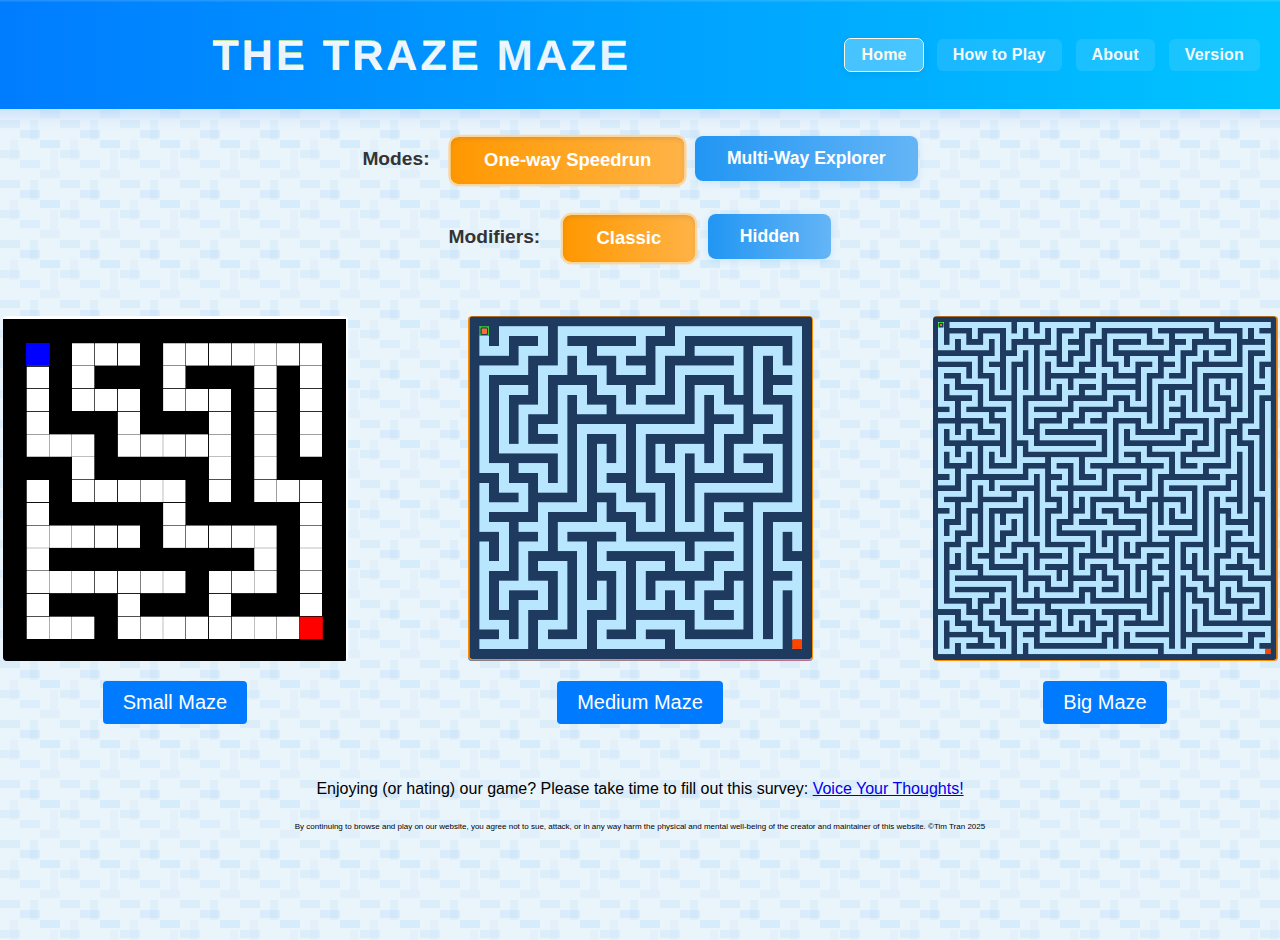
<file: index.html>
<!DOCTYPE html>
<html>
<head>
  <title>The Traze Maze</title>
  <!-- Icon to be changed... -->
  <link rel="icon" type="icon/x-image" href="https://www.w3schools.com/html/programming.gif">
  <style>
    /* ========== Layout & Structure ========== */
    body {
      display: flex;
      flex-direction: column;
      align-items: center;
      justify-content: flex-start;
      min-height: 100vh;
      font-family: Arial, sans-serif;
      margin: 0;
      padding: 20px;
      /* Softer maze-like SVG background pattern with blue tones */
      background-color: #eaf4fb; /* Soft blue overall background */
      background-image: url('data:image/svg+xml;utf8,<svg width="60" height="60" viewBox="0 0 60 60" fill="none" xmlns="http://www.w3.org/2000/svg"><rect x="0" y="0" width="60" height="60" fill="none"/><rect x="0" y="0" width="20" height="8" fill="%23b3d8f7" fill-opacity="0.25"/><rect x="20" y="10" width="20" height="8" fill="%2390caf9" fill-opacity="0.18"/><rect x="40" y="20" width="20" height="8" fill="%237ec6f7" fill-opacity="0.18"/><rect x="0" y="30" width="20" height="8" fill="%2390caf9" fill-opacity="0.15"/><rect x="20" y="40" width="20" height="8" fill="%237ec6f7" fill-opacity="0.13"/><rect x="40" y="50" width="20" height="8" fill="%2390caf9" fill-opacity="0.10"/><rect x="10" y="20" width="8" height="20" fill="%23b3d8f7" fill-opacity="0.12"/><rect x="30" y="0" width="8" height="20" fill="%237ec6f7" fill-opacity="0.10"/><rect x="50" y="30" width="8" height="20" fill="%23b3d8f7" fill-opacity="0.10"/></svg>');
      background-repeat: repeat;
      background-size: 60px 60px;
      position: relative;
    }
    html, body {
      max-width: 100vw;
      overflow-x: hidden;
    }
    .menu {
      display: flex;
      justify-content: space-between;
      align-items: center;
      width: 100%;
      padding: 30px 32px;
      background: linear-gradient(90deg, #007bff 0%, #00c6ff 100%);
      color: #fff;
      top: 0;
      position: absolute;
      z-index: 1000;
      box-shadow: 0 4px 18px rgba(0, 123, 255, 0.18), 0 1.5px 0 #fff2 inset;
      border-bottom-left-radius: 18px;
      border-bottom-right-radius: 18px;
    }
    .menu-buttons-container {
      display: flex;
      gap: 10px;
      justify-content: flex-end;
    }
    .button-container {
      display: flex;
      justify-content: center; /* Center the button-image pairs */
      gap: 40px;
      margin-top: 20px;
      margin-bottom: 40px; /* Increase margin between button-image pairs */
    }
    .button-pair {
      display: flex;
      flex-direction: column;
      align-items: center;
      justify-content: center;
      margin-left: 40px; /* Increase left margin for the right button-image pair */
      margin-right: 40px; /* Increase right margin for the left button-image pair */
    }
    .image-container {
      display: flex;
      flex-direction: column;
      align-items: center;
      justify-content: center;
      margin-bottom: 20px; /* Increase margin between button-image pairs */
    }
    .mode-selector {
      display: flex;
      flex-direction: column;
      gap: 1.5rem;
      align-items: center;
      margin: 2rem 0;
    }
    .mode-group {
      display: inline-flex;
      gap: 1rem;
      align-items: center;
    }
    .first {
      margin-top: 80px; /* Add space between the first and second mode groups */
    }

    /* ========== Text ========== */
    h1 {
      font-size: 40px;
      margin-bottom: 20px;
      text-align: center;
    }
    .menu-title {
      text-align: center;
      flex-grow: 1;
      font-family: 'Comic Sans MS', 'Comic Sans', 'Chalkboard SE', 'Segoe Print', cursive, sans-serif;
      font-size: 2.7rem;
      letter-spacing: 2.5px;
      background: linear-gradient(90deg, #fff176 10%, #00c6ff 90%);
      -webkit-background-clip: text;
      -webkit-text-fill-color: transparent;
      background-clip: text;
      font-weight: 900;
      text-shadow: 0 2px 10px rgba(0,123,255,0.15), 0 1px 0 #fff;
      margin: 0 32px;
      transition: text-shadow 0.2s;
      text-transform: uppercase;
      letter-spacing: 3px;
    }
    .mode {
      font-size: 1.2rem;
      font-weight: bold;
      color: #333;
      margin-right: 10px; /* Add space between the mode label and buttons */
    }
    .small-left {
      text-align: left !important;
      font-size: 8px;
    }
    .button-label {
      text-align: center;
    }

    /* ========== Buttons ========== */
    .menu-button, .selected-menu-button {
      padding: 7px 16px;
      font-size: 1rem;
      background: rgba(255,255,255,0.10);
      color: #f4f8fb;
      border: none;
      border-radius: 6px;
      margin: 0 2px;
      font-weight: 500;
      box-shadow: none;
      cursor: pointer;
      transition: background 0.18s, color 0.18s, box-shadow 0.15s;
      outline: none;
      letter-spacing: 0.2px;
      font-family: 'Segoe UI', 'Verdana', 'Arial', sans-serif;
      font-weight: 600;
    }
    .menu-button:hover, .menu-button:focus-visible {
      background: rgba(255,255,255,0.22);
      color: #fffde7;
      box-shadow: 0 2px 8px rgba(0,0,0,0.07);
    }
    .selected-menu-button {
      background: rgba(255,255,255,0.28);
      color: #fffde7;
      font-weight: 700;
      box-shadow: 0 2px 8px rgba(0,0,0,0.10);
      outline: 1.5px solid #fffde7;
    }
    .version-adjust {
      margin-right: 20px; /* Adjust the margin for the version button */
    }
    .button {
      padding: 10px 20px;
      font-size: 20px;
      background-color: #007bff;
      color: #fff;
      border: none;
      border-radius: 4px;
      cursor: pointer;
    }
    .button:hover {
      background-color: #0056b3;
    }
    .mode-btn {
      padding: 0.75rem 2rem;
      border: none;
      border-radius: 8px;
      background: linear-gradient(90deg, #2196f3 0%, #64b5f6 100%);
      color: #fff;
      font-size: 1.1rem;
      font-weight: 600;
      box-shadow: 0 2px 8px rgba(33, 150, 243, 0.15);
      cursor: pointer;
      transition: transform 0.1s, box-shadow 0.1s, background 0.2s;
    }
    .mode-btn:hover, .mode-btn:focus-visible {
      background: linear-gradient(90deg, #ffe066 0%, #fff176 100%);
      color: #333;
      transform: translateY(-2px) scale(1.08);
      box-shadow: 0 4px 16px rgba(255, 235, 59, 0.18);
      outline: 2px solid #ffd600;
    }
    .selected_button {
      background: linear-gradient(90deg, #ff9800 0%, #ffb347 100%);
      color: #fff;
      box-shadow: 0 2px 8px rgba(255, 152, 0, 0.18);
      outline: 2px solid #ff9800;
      box-shadow: 0 2px 4px rgba(97, 97, 97, 0.18) inset, 0 1px 2px rgba(0,0,0,0.08);
      transform: translateY(2px) scale(1.05);
      outline: 2px solid #ffd699;
    }

    /* ========== Images ========== */
    .button-img {
      width: 345px;
      height: 345px;
      object-fit: cover;
      border-radius: 4px;
      margin-bottom: 0px;
    }
    .stickman-character {
      position: fixed;
      top: 90px;
      right: 40px;
      width: 80px;
      height: auto;
      z-index: 10;
      pointer-events: none;
      user-select: none;
    }

    /* ========== Miscellaneous ========== */
    audio {
      display: none;
    }
  </style>
</head>
<body>

  <div class="menu">
    <h1 class="menu-title">The Traze Maze</h1>
    <div class="menu-buttons-container">
      <button class="selected-menu-button">Home</button>
      <button class="menu-button" onclick="window.location.href = 'howtoplay.html'">How to Play</button>
      <button class="menu-button" onclick="window.location.href = 'about.html'">About</button>
      <button class="menu-button version-adjust" onclick="window.location.href = 'version.html'">Version</button>
    </div>
  </div>
  
  <!-- Add the dropdown menu -->
  <div class="mode-selector">
  <div class="mode-group first">
    <h2 class="mode">Modes: </h2>
    <button class="mode-btn selected_button" id="easy">One-way Speedrun</button>
    <button class="mode-btn" id="hard">Multi-Way Explorer</button>
  </div>
  <div class="mode-group">
    <h2 class="mode">Modifiers: </h2>
    <button class="mode-btn selected_button" id="normal">Classic</button>
    <button class="mode-btn" id="hide">Hidden</button>
  </div>
</div>

  <div class="button-container">
    <!-- Add the first pair of images and buttons -->
    <div class="button-pair">
      <div class="image-container">
        <img class="button-img" src="small-maze-image.png" alt="Small Maze" />
      </div>
      <button class="button" onclick="startSmallMaze()">Small Maze</button>
    </div>

    <!-- Add the second pair of images and buttons -->
    <div class="button-pair">
      <div class="image-container">
        <img class="button-img" src="big-maze-image.png" alt="Medium Maze">
      </div>
      <button class="button" onclick="startMediumMaze()">Medium Maze</button>
    </div>

    <!-- Add the third pair of images and buttons -->
    <div class="button-pair">
      <div class="image-container">
        <img class="button-img" src="image3.png" alt="Image 3">
      </div>
      <button class="button" onclick="startBigMaze()">Big Maze</button>
    </div>
  </div>
  
  <p class="left">Enjoying (or hating) our game? Please take time to fill out this survey: <a href = "https://docs.google.com/forms/d/e/1FAIpQLSdCAaxAK2KeXAvfwnCYAJvJ1YMiSswo0hBN_dABGFm91-KCvg/viewform">Voice Your Thoughts!</a></p>

  <p class="small-left">By continuing to browse and play on our website, you agree not to sue, attack, or in any way harm the physical and mental well-being of the creator and maintainer of this website. ©Tim Tran 2025</p>


  <script>
    // Existing script functions
    var selectedOption = 'option1';
    var hidden = 'option1';

    function startSmallMaze() {
      if (selectedOption !== '') {
        switch (selectedOption) {
          case 'option1':
            if (hidden === "option2")
                window.location.href = 'Small Maze.html?type=black';
            else
                window.location.href = 'Small Maze.html';
            break;
          case 'option2':
            if (hidden === "option2")
              window.location.href = 'Easy Small Maze.html?type=black';
            else
              window.location.href = 'Easy Small Maze.html';
            break;
          default:
            break;
        }
      }
    }
    
    function startMediumMaze() {
      if (selectedOption !== '') {
        switch (selectedOption) {
          case 'option1':
            if (hidden === "option2")
              window.location.href = 'Big Maze.html?type=black';
            else
              window.location.href = 'Big Maze.html';
            break;
          case 'option2':
            if (hidden === "option2")
              window.location.href = 'Easy Big Maze.html?type=black';
            else
              window.location.href = 'Easy Big Maze.html';
            break;
          default:
            break;
        }
      }
    }

    function startBigMaze() {
      if (selectedOption !== '') {
        switch (selectedOption) {
          case 'option1':
            if (hidden === "option2")
              window.location.href = 'Biggest Maze.html?type=black';
            else
              window.location.href = 'Biggest Maze.html';
            break;
          case 'option2':
            if (hidden === "option2")
              window.location.href = 'Easy Biggest Maze.html?type=black';
            else
              window.location.href = 'Easy Biggest Maze.html';
            break;
          default:
            break;
        }
      }
    }

    // Add event listeners to the mode buttons
    document.getElementById('easy').addEventListener('click', function() {
      selectedOption = 'option1';
      this.classList.add('selected_button');
      document.getElementById('hard').classList.remove('selected_button');
      this.blur();
    });
    document.getElementById('hard').addEventListener('click', function() {
      selectedOption = 'option2';
      this.classList.add('selected_button');
      document.getElementById('easy').classList.remove('selected_button');
      this.blur();
    });
    document.getElementById('normal').addEventListener('click', function() {
      hidden = 'option1';
      this.classList.add('selected_button');
      document.getElementById('hide').classList.remove('selected_button');
      this.blur();
    });
    document.getElementById('hide').addEventListener('click', function() {
      hidden = 'option2';
      this.classList.add('selected_button');
      document.getElementById('normal').classList.remove('selected_button');
      this.blur();
    });
  </script>
</body>
</html>
</file>
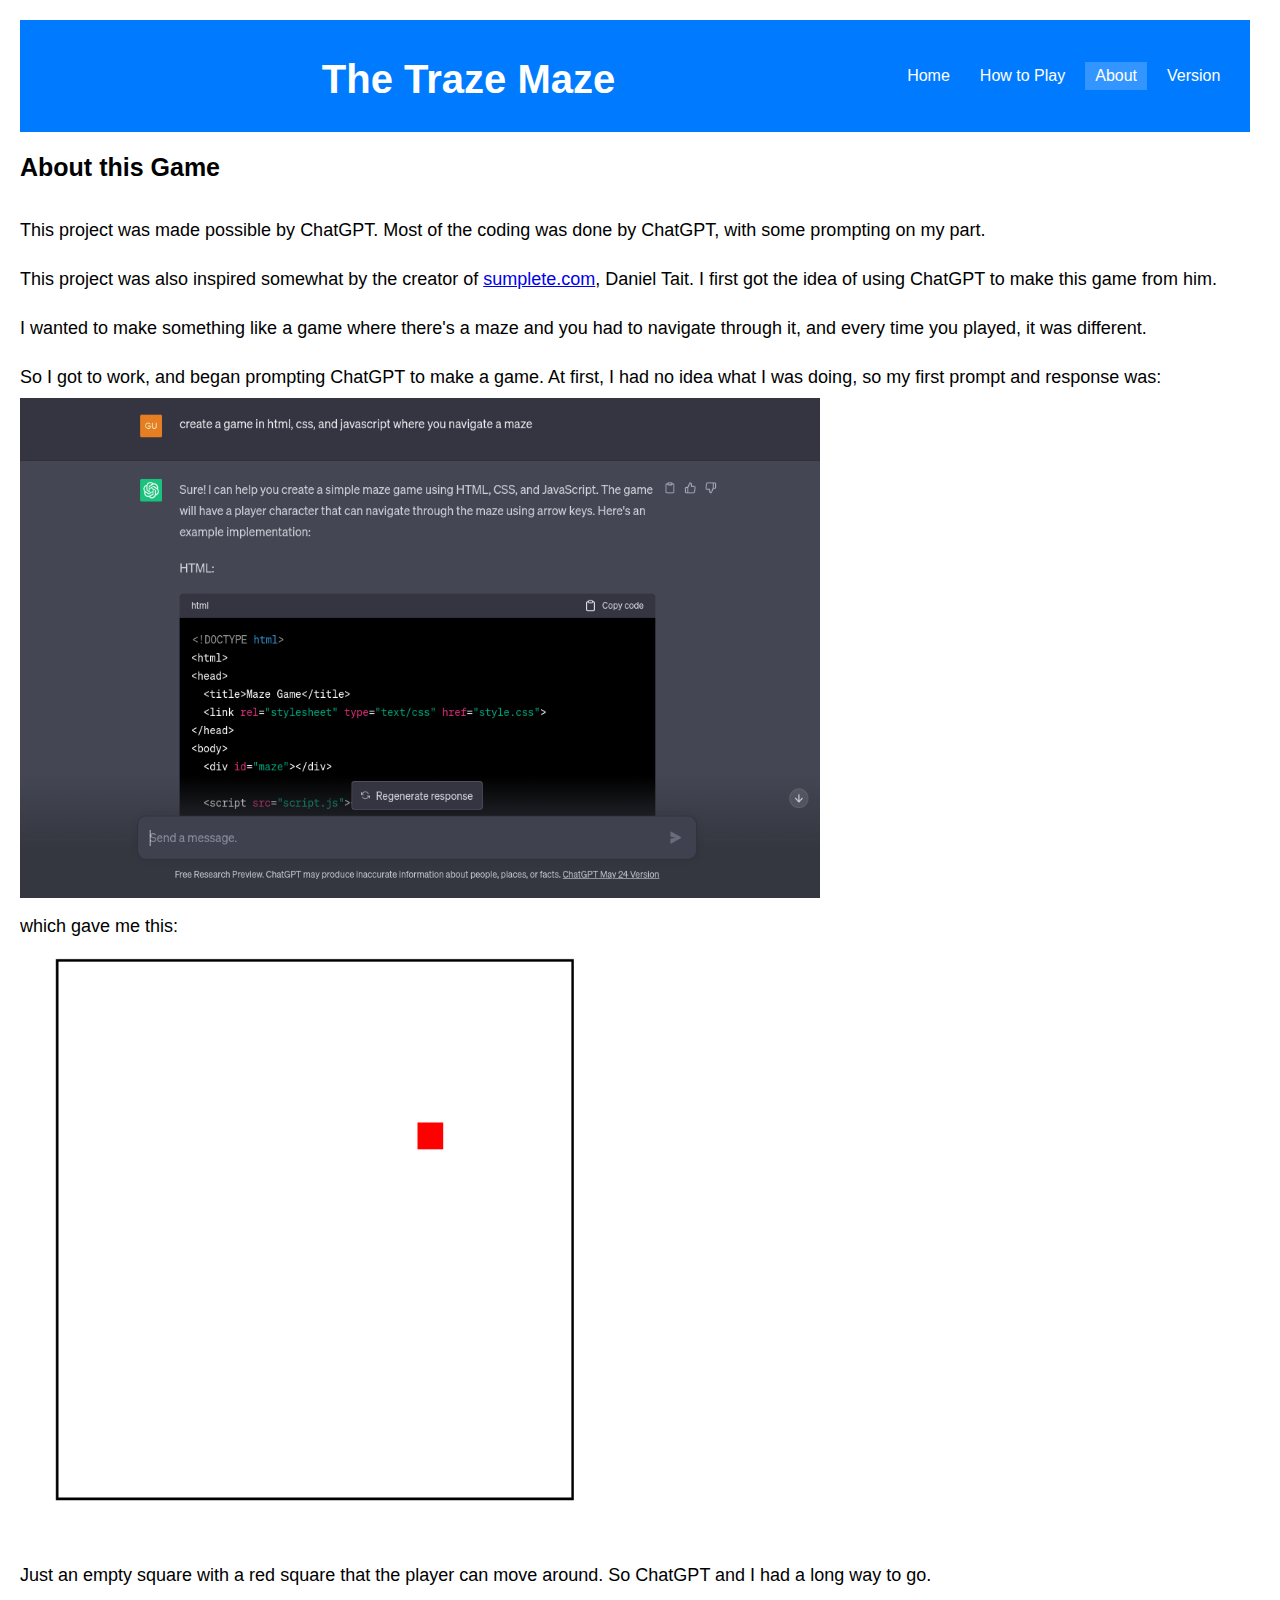
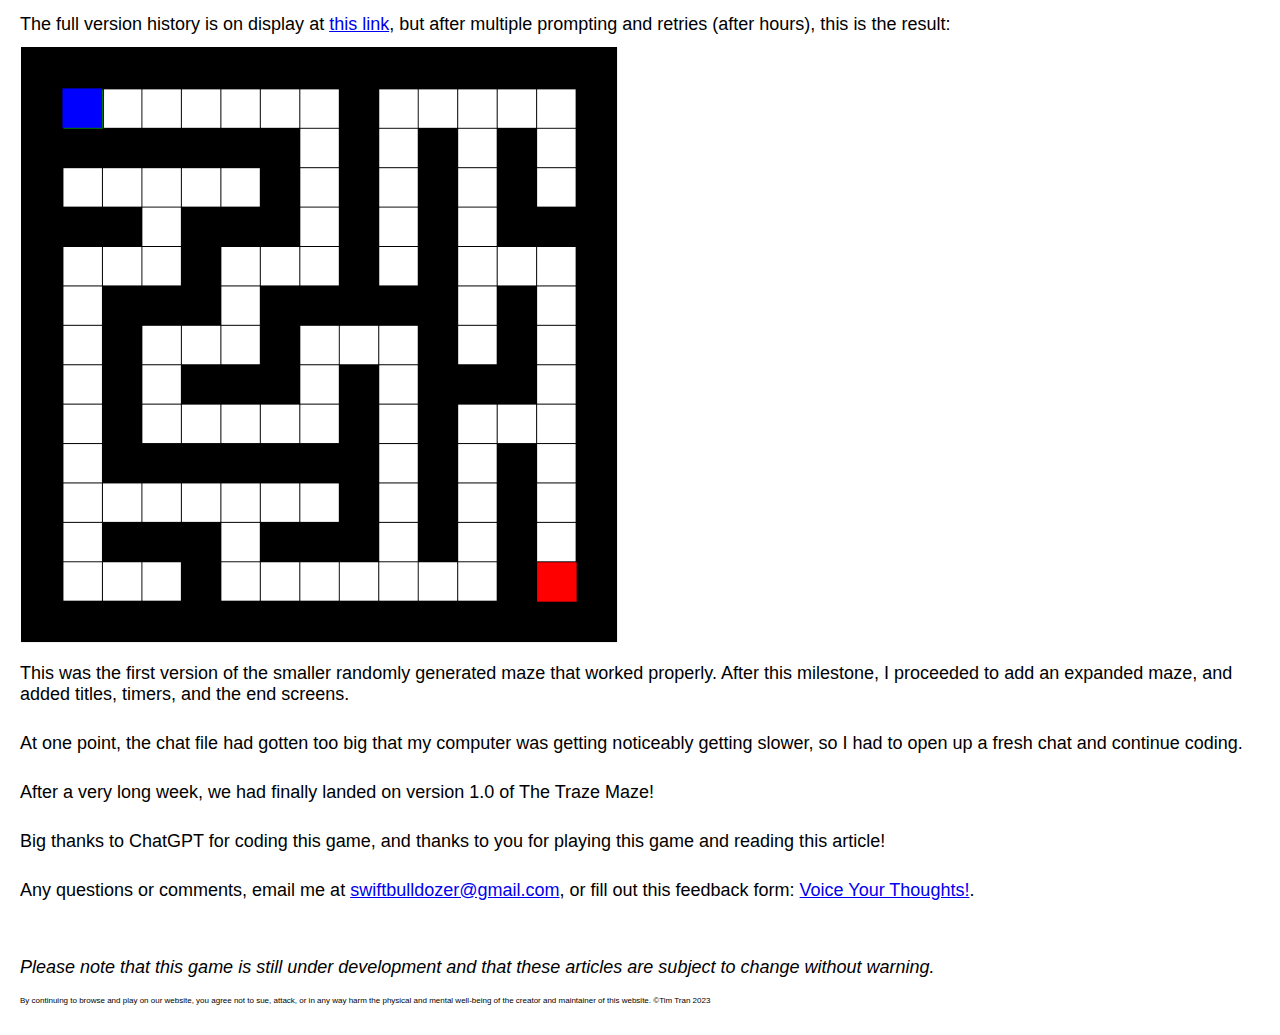
<file: about.html>
<!DOCTYPE html>
<html>
<head>
  <title>The Traze Maze</title>
  <style>
    audio {
      display: none;
    } 
    body {
      display: flex;
      flex-direction: column;
      justify-content: flex-start; /* Align content to the top of the screen */
      min-height: 100vh; /* Change height to min-height to allow content to expand */
      font-family: Arial, sans-serif;
      margin: 0; /* Remove default margin to eliminate space at the top */
      padding: 20px; /* Add padding to the body */
    }

    h1 {
      font-size: 40px;
      margin-bottom: 20px;
      text-align: center;
    }
    
    h2 {
      font-size: 25px;
      margin-bottom: 20px;
    }
    
    p {
      font-size: 18px;
      margin-bottom: 10px;
    }
    
    .left {
      text-align: left !important;
    }
    .small-left {
      text-align: left !important;
      font-size: 8px;
    }

    .menu {
      display: flex;
      justify-content: center; /* Align the menu items to the center horizontally */
      align-items: center;
      width: 96%;
      padding: 10px 20px;
      background-color: #007bff;
      color: #fff;
    }

    .menu-button {
      padding: 5px 10px;
      font-size: 16px;
      background-color: transparent;
      color: #fff;
      border: none;
      cursor: pointer;
    }

    .menu-button:hover {
      background-color: rgba(255, 255, 255, 0.2);
    }
    
    .selected-menu-button {
      padding: 5px 10px;
      font-size: 16px;
      background-color: rgba(255, 255, 255, 0.2);
      color: #fff;
      border: none;
      cursor: pointer;
    }

    .button-container {
      display: flex;
      justify-content: center; /* Center the button-image pairs */
      gap: 40px;
      margin-top: 20px;
      margin-bottom: 40px; /* Increase margin between button-image pairs */
    }

    .button-pair {
      display: flex;
      flex-direction: column;
      align-items: center;
      justify-content: center;
      margin-left: 40px; /* Increase left margin for the right button-image pair */
      margin-right: 40px; /* Increase right margin for the left button-image pair */
    }

    .button {
      padding: 10px 20px;
      font-size: 20px;
      background-color: #007bff;
      color: #fff;
      border: none;
      border-radius: 4px;
      cursor: pointer;
    }

    .button:hover {
      background-color: #0056b3;
    }

    .image-container {
      display: flex;
      flex-direction: column;
      align-items: center;
      justify-content: center;
      margin-bottom: 20px; /* Increase margin between button-image pairs */
    }

    .button-img {
      width: 450px;
      height: auto;
      object-fit: cover;
      border-radius: 4px;
      margin-bottom: 0px;
    }

    .button-label {
      text-align: center;
    }

    /* Add CSS for right-aligning the buttons */
    .menu-buttons-container {
      display: flex;
      gap: 10px;
      justify-content: flex-end;
    }
    
    /* Add CSS to center-align the title */
    .menu-title {
      text-align: center;
      flex-grow: 1;
    }
  </style>
</head>
<body>
  <div class="menu">
    <h1 class="menu-title">The Traze Maze</h1>
    <div class="menu-buttons-container">
      <button class="menu-button" onclick="window.location.href = 'index.html'">Home</button>
      <button class="menu-button" onclick="window.location.href = 'howtoplay.html'">How to Play</button>
      <button class="selected-menu-button">About</button>
      <button class="menu-button" onclick="window.location.href = 'version.html'">Version</button>
    </div>
  </div>

  <h2 class = "left">About this Game</h2>
  <p class = "left">This project was made possible by ChatGPT. Most of the coding was done by ChatGPT, with some prompting on my part.</p>
  <p class = "left">This project was also inspired somewhat by the creator of <a href = "https://sumplete.com">sumplete.com</a>, Daniel Tait. I first got the idea of using ChatGPT to make this game from him.</p>
  <p class = "left">I wanted to make something like a game where there's a maze and you had to navigate through it, and every time you played, it was different.</p>
  <p class = "left">So I got to work, and began prompting ChatGPT to make a game. At first, I had no idea what I was doing, so my first prompt and response was: </p>
  <img src = "first.png" width = "800px" height = "500px" />
  <p class = "left">which gave me this: </p>
  <img src = "second.png" width = "600px" height = "600px" />
  <p class = "left">Just an empty square with a red square that the player can move around. So ChatGPT and I had a long way to go.</p>
  <p class = "left">The full version history is on display at <a href = "version.html">this link</a>, but after multiple prompting and retries (after hours), this is the result:</p>
  <img src = "third.png" width = "600px" height = "600px" />
  <p class = "left">This was the first version of the smaller randomly generated maze that worked properly. After this milestone, I proceeded to add an expanded maze, and added titles, timers, and the end screens.</p>
  <p class = "left">At one point, the chat file had gotten too big that my computer was getting noticeably getting slower, so I had to open up a fresh chat and continue coding.</p>
  <p class = "left">After a very long week, we had finally landed on version 1.0 of The Traze Maze!</p>
  <p class = "left">Big thanks to ChatGPT for coding this game, and thanks to you for playing this game and reading this article!</p>
  <p class = "left">Any questions or comments, email me at <a href = "mailto: swiftbulldozer@gmail.com">swiftbulldozer@gmail.com</a>, or fill out this feedback form: <a href = "https://docs.google.com/forms/d/e/1FAIpQLSdCAaxAK2KeXAvfwnCYAJvJ1YMiSswo0hBN_dABGFm91-KCvg/viewform">Voice Your Thoughts!</a>.</p>
  <p class = "left"></p>
  <p class = "left"><i>Please note that this game is still under development and that these articles are subject to change without warning.</i></p>
  <p class = "small-left">By continuing to browse and play on our website, you agree not to sue, attack, or in any way harm the physical and mental well-being of the creator and maintainer of this website. ©Tim Tran 2023</p>
  
</body>
</html>
</file>
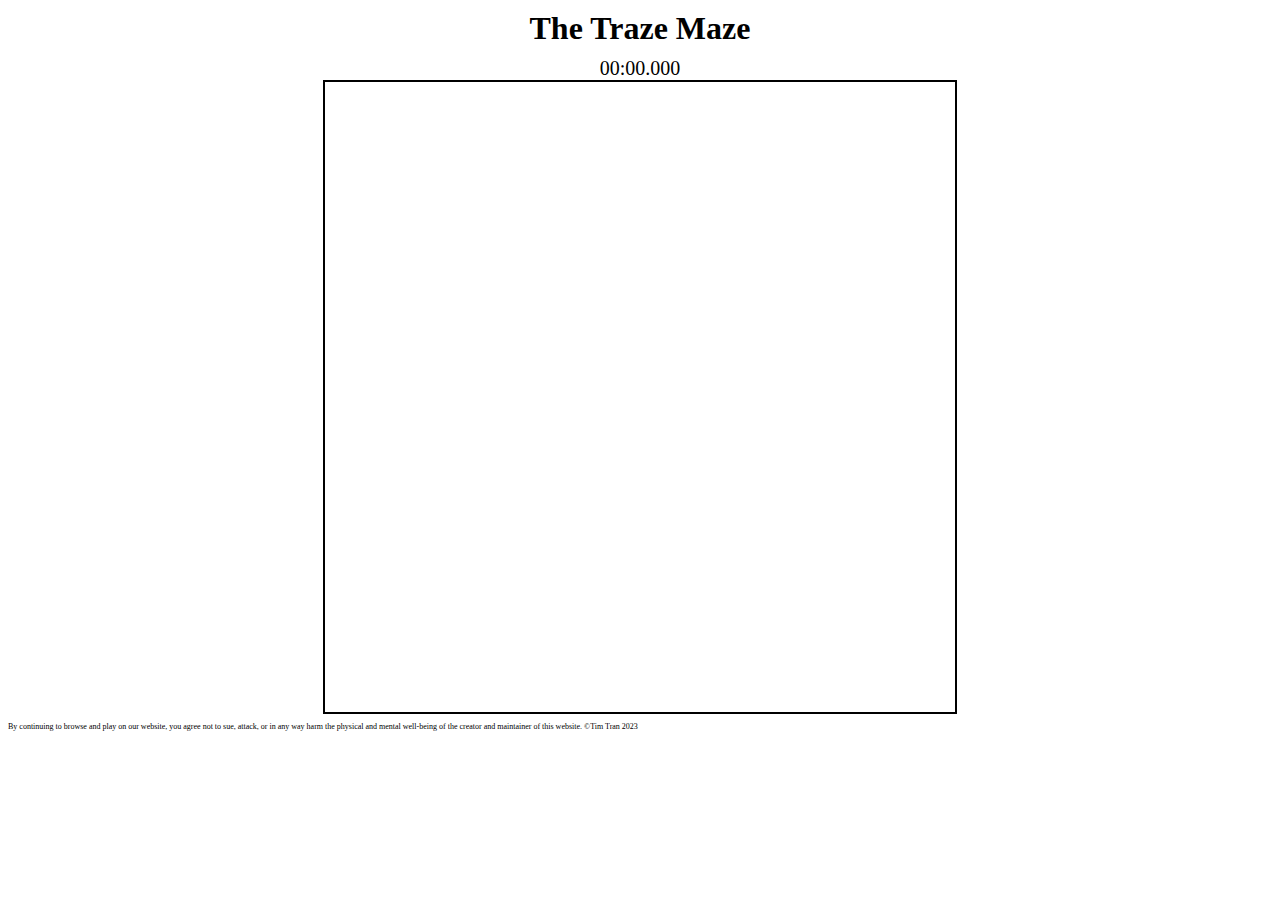
<file: Big Maze.html>
<!DOCTYPE html>
<html>
<head>
  <title>The Traze Maze</title>
  <link rel="stylesheet" type="text/css" href="mazestyle.css">
  <style>
    body {
      text-align: center;
    }

    #maze {
      position: relative;
      width: 630px;
      height: 630px;
      border: 2px solid black;
      margin: 0 auto;
      overflow: hidden;
    }

    .cell {
      position: absolute;
      width: 18px;
      height: 18px;
      border: 1px solid black;
    }

    .player {
      position: absolute;
      width: 18px;
      height: 18px;
      background-color: blue;
      transition: all 0.2s ease-in-out;
    }
  </style>
</head>
<body>
  <div id="title">The Traze Maze</div>
  <div id="timer">00:00.000</div>
  <div id="maze"></div>

  <div id="end-screen" class="hidden">
  <button id="back-button">Back</button>
  <h2>Congratulations!</h2>

  <div id="end-time-taken"></div>
  <div id="personal-best">
    Personal Best: <span id="best-time"></span>
  </div>
  <div id="new-personal-best" style = "display:block;">Personal New Best!</div>

  <button id="copy-button">Copy Maze and Time</button>
  <button id="restart-button">Restart Maze</button>
</div>
  
  <p class = "small-left">By continuing to browse and play on our website, you agree not to sue, attack, or in any way harm the physical and mental well-being of the creator and maintainer of this website. ©Tim Tran 2023</p>
  
  <script src="./library.js"></script>

  <script>
 
  var searchParams = new URLSearchParams(window.location.search);
  var type = searchParams.get('type');
  var multiple = searchParams.get('multiple');
  
    const mazeSize = 35;
    const cellSize = 18;
    const maze = document.getElementById("maze");
    const timerElement = document.getElementById("timer");
    const endScreen = document.getElementById("end-screen");
    const restartButton = document.getElementById("restart-button");
    const backButton = document.getElementById("back-button");
    const endContent = document.getElementById("end-time-taken");
    const personalbest = document.getElementById("personal-best");
    const newpersonalbest = document.getElementById("new-personal-best");

    let mazeStructure, startRow, startCol, endRow, endCol;
    let time = 0;
    let interval = false, startMaze;
    let first = 0;
    let easy = false;
    let mazecount = 0;

    myLibrary.generateStartAndEndPositions();
    myLibrary.generateRandomMaze();
    myLibrary.generateClearPath();
    myLibrary.createMaze();

    const player = document.createElement("div");
    player.className = "player";
    player.style.top = startRow * cellSize + "px";
    player.style.left = startCol * cellSize + "px";
    maze.appendChild(player);

  window.addEventListener("keydown", (event) => {
  if (event.key.includes("Arrow") || event.key === "w" || event.key === "a" || event.key === "s" || event.key === "d") {
    if (!interval) {
      interval = true;
      const { startTime: capturedStartTime, interval: capturedInterval } = myLibrary.startTimer(timer);
      startTime = capturedStartTime;
    }
    if (first === 0)
    {
        myLibrary.playMusic();
        first++;
    }
    myLibrary.movePlayer(event, endScreen, startTime, endContent, type, personalbest, newpersonalbest); // Call movePlayer function when arrow keys or WASD keys are pressed
  }
});
    restartButton.addEventListener("click", myLibrary.restartMaze);
    backButton.addEventListener("click", myLibrary.goBack);

    backButton.style.display = "inline-block";
    backButton.addEventListener("click", myLibrary.hideEndScreen);
    document.getElementById("copy-button").addEventListener("click", myLibrary.copyMazeAndTime);
  </script>
</body>
</html>
</file>
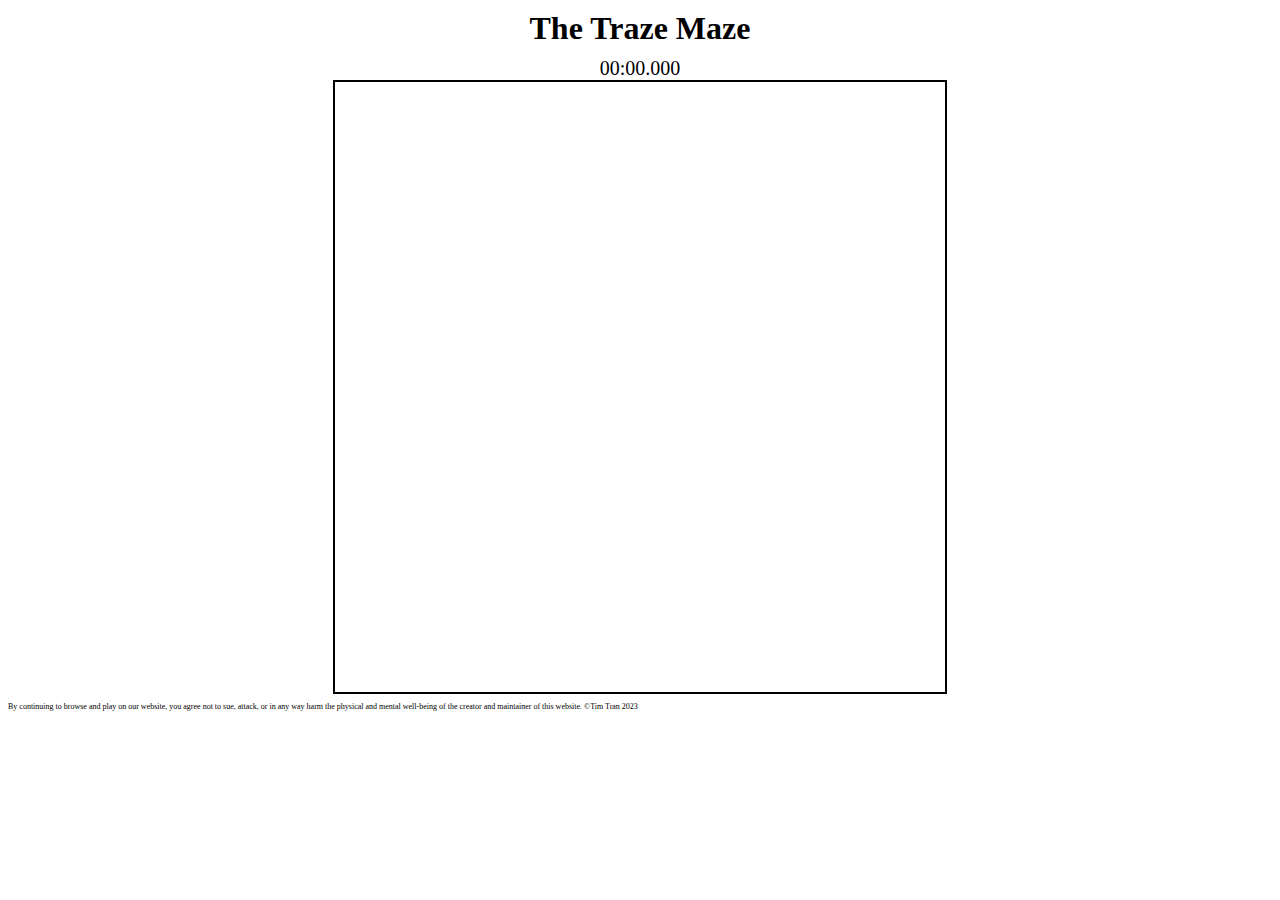
<file: Biggest Maze.html>
<!DOCTYPE html>
<html>
<head>
  <title>The Traze Maze</title>
  <link rel="icon" type="icon/x-image" href="https://www.w3schools.com/html/programming.gif">
  <link rel="stylesheet" type="text/css" href="mazestyle.css">
  <style>
    body {
      text-align: center;
    }

    #maze {
      position: relative;
      width: 610px;
      height: 610px;
      border: 2px solid black;
      margin: 0 auto;
      overflow: hidden;
    }

    .cell {
      position: absolute;
      width: 10px;
      height: 10px;
      border: 1px solid black;
    }

    .player {
      position: absolute;
      width: 10px;
      height: 10px;
      background-color: blue;
      transition: all 0.2s ease-in-out;
    }
  </style>
</head>
<body>
  <div id="title">The Traze Maze</div>
  <div id="timer">00:00.000</div>
  <div id="maze"></div>

  <div id="end-screen" class="hidden">
  <button id="back-button">Back</button>
  <h2>Congratulations!</h2>

  <div id="end-time-taken"></div>
  <div id="personal-best">
    Personal Best: <span id="best-time"></span>
  </div>
  <div id="new-personal-best" style = "display:block;">Personal New Best!</div>

  <button id="copy-button">Copy Maze and Time</button>
  <button id="restart-button">Restart Maze</button>
</div>
  
  <p class = "small-left">By continuing to browse and play on our website, you agree not to sue, attack, or in any way harm the physical and mental well-being of the creator and maintainer of this website. ©Tim Tran 2023</p>
  
  <script src="./library.js"></script>

  <script>
  var searchParams = new URLSearchParams(window.location.search);
  var type = searchParams.get('type');
  var multiple = searchParams.get('multiple');
    
    const mazeSize = 61;
    const cellSize = 10;
    const maze = document.getElementById("maze");
    const timerElement = document.getElementById("timer");
    const endScreen = document.getElementById("end-screen");
    const restartButton = document.getElementById("restart-button");
    const backButton = document.getElementById("back-button");
    const endContent = document.getElementById("end-time-taken");
    const personalbest = document.getElementById("personal-best");
    const newpersonalbest = document.getElementById("new-personal-best");

    let mazeStructure, startRow, startCol, endRow, endCol;
    let time = 0;
    let interval = false, startMaze;
    let startTime;
    let first = 0;
    let easy = false;
    let mazecount = 0;

    myLibrary.generateStartAndEndPositions();
    myLibrary.generateRandomMaze();
    myLibrary.generateClearPath();
    myLibrary.createMaze();

    const player = document.createElement("div");
    player.className = "player";
    player.style.top = startRow * cellSize + "px";
    player.style.left = startCol * cellSize + "px";
    maze.appendChild(player);

  window.addEventListener("keydown", (event) => {
  if (event.key.includes("Arrow") || event.key === "w" || event.key === "a" || event.key === "s" || event.key === "d") {
    if (!interval) {
      interval = true;
      const { startTime: capturedStartTime, interval: capturedInterval } = myLibrary.startTimer(timer);
      startTime = capturedStartTime;
    }
    if (first === 0)
    {
        myLibrary.playMusic();
        first++;
    }
    myLibrary.movePlayer(event, endScreen, startTime, endContent, type, personalbest, newpersonalbest); // Call movePlayer function when arrow keys or WASD keys are pressed
  }
});
    restartButton.addEventListener("click", myLibrary.restartMaze);
    backButton.addEventListener("click", myLibrary.goBack);
    
    backButton.style.display = "inline-block";
    backButton.addEventListener("click", myLibrary.hideEndScreen);
    document.getElementById("copy-button").addEventListener("click", myLibrary.copyMazeAndTime);
  </script>
</body>
</html>
</file>
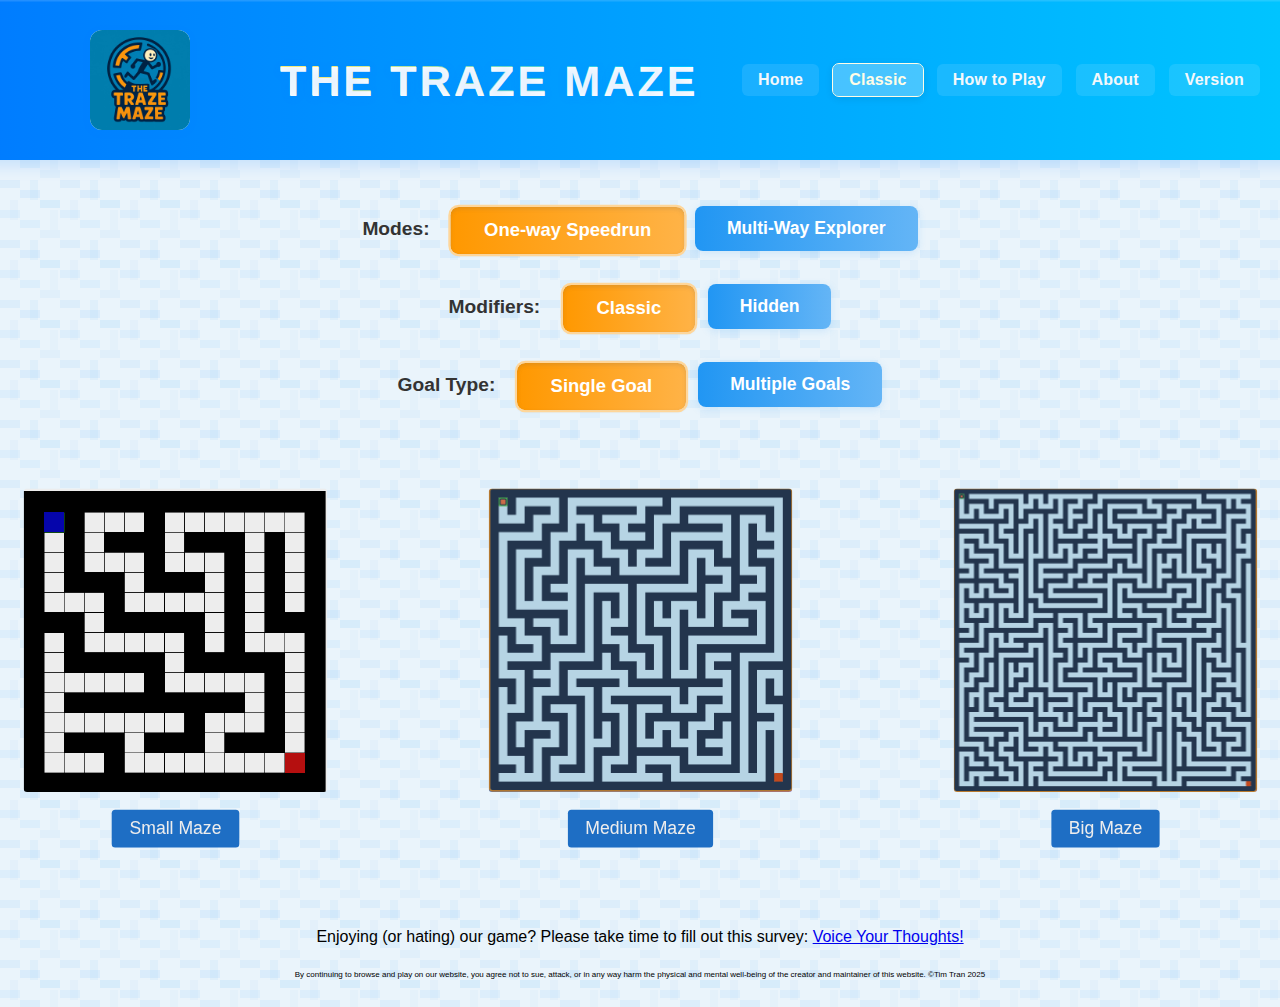
<file: classic.html>
<!DOCTYPE html>
<html>
<head>
  <title>The Traze Maze</title>
  <link rel="icon" type="icon/x-image" href="logo.jpg">
  <style>
    /* ========== Layout & Structure ========== */
    body {
      display: flex;
      flex-direction: column;
      align-items: center;
      justify-content: flex-start;
      min-height: 100vh;
      font-family: Arial, sans-serif;
      margin: 0;
      padding: 20px;
      /* Softer maze-like SVG background pattern with blue tones */
      background-color: #eaf4fb; /* Soft blue overall background */
      background-image: url('data:image/svg+xml;utf8,<svg width="60" height="60" viewBox="0 0 60 60" fill="none" xmlns="http://www.w3.org/2000/svg"><rect x="0" y="0" width="60" height="60" fill="none"/><rect x="0" y="0" width="20" height="8" fill="%23b3d8f7" fill-opacity="0.25"/><rect x="20" y="10" width="20" height="8" fill="%2390caf9" fill-opacity="0.18"/><rect x="40" y="20" width="20" height="8" fill="%237ec6f7" fill-opacity="0.18"/><rect x="0" y="30" width="20" height="8" fill="%2390caf9" fill-opacity="0.15"/><rect x="20" y="40" width="20" height="8" fill="%237ec6f7" fill-opacity="0.13"/><rect x="40" y="50" width="20" height="8" fill="%2390caf9" fill-opacity="0.10"/><rect x="10" y="20" width="8" height="20" fill="%23b3d8f7" fill-opacity="0.12"/><rect x="30" y="0" width="8" height="20" fill="%237ec6f7" fill-opacity="0.10"/><rect x="50" y="30" width="8" height="20" fill="%23b3d8f7" fill-opacity="0.10"/></svg>');
      background-repeat: repeat;
      background-size: 60px 60px;
      position: relative;
    }
    html, body {
      max-width: 100vw;
      overflow-x: hidden;
    }
    .menu {
      display: flex;
      justify-content: space-between;
      align-items: center;
      width: 100%;
      padding: 30px 32px;
      background: linear-gradient(90deg, #007bff 0%, #00c6ff 100%);
      color: #fff;
      top: 0;
      position: absolute;
      z-index: 1000;
      box-shadow: 0 4px 18px rgba(0, 123, 255, 0.18), 0 1.5px 0 #fff2 inset;
      border-bottom-left-radius: 18px;
      border-bottom-right-radius: 18px;
    }
    .menu-buttons-container {
      display: flex;
      gap: 10px;
      justify-content: flex-end;
    }
    .button-container {
      display: flex;
      justify-content: center; /* Center the button-image pairs */
      gap: 40px;
      margin-top: 20px;
      margin-bottom: 40px; /* Increase margin between button-image pairs */
    }
    .button-pair {
      display: flex;
      flex-direction: column;
      align-items: center;
      justify-content: center;
      margin-left: 40px; /* Increase left margin for the right button-image pair */
      margin-right: 40px; /* Increase right margin for the left button-image pair */
    }
    .image-container {
      display: flex;
      flex-direction: column;
      align-items: center;
      justify-content: center;
      margin-bottom: 20px; /* Increase margin between button-image pairs */
    }
    .mode-selector {
      display: flex;
      flex-direction: column;
      gap: 1.5rem;
      align-items: center;
      margin: 2rem 0;
    }
    .mode-group {
      display: inline-flex;
      gap: 1rem;
      align-items: center;
    }
    .first {
      margin-top: 150px; /* Add space between the first and second mode groups */
    }

    /* ========== Text ========== */
    h1 {
      font-size: 40px;
      margin-bottom: 20px;
      text-align: center;
    }
    .menu-title {
      text-align: center;
      flex-grow: 1;
      font-family: 'Comic Sans MS', 'Comic Sans', 'Chalkboard SE', 'Segoe Print', cursive, sans-serif;
      font-size: 2.7rem;
      letter-spacing: 2.5px;
      background: linear-gradient(90deg, #fff176 10%, #00c6ff 90%);
      -webkit-background-clip: text;
      -webkit-text-fill-color: transparent;
      background-clip: text;
      font-weight: 900;
      text-shadow: 0 2px 10px rgba(0,123,255,0.15), 0 1px 0 #fff;
      margin: 0 32px;
      transition: text-shadow 0.2s;
      text-transform: uppercase;
      letter-spacing: 3px;
    }
    .mode {
      font-size: 1.2rem;
      font-weight: bold;
      color: #333;
      margin-right: 10px; /* Add space between the mode label and buttons */
    }
    .small-left {
      text-align: left !important;
      font-size: 8px;
    }
    .button-label {
      text-align: center;
    }

    /* ========== Buttons ========== */
    .menu-button, .selected-menu-button {
      padding: 7px 16px;
      font-size: 1rem;
      background: rgba(255,255,255,0.10);
      color: #f4f8fb;
      border: none;
      border-radius: 6px;
      margin: 0 2px;
      font-weight: 500;
      box-shadow: none;
      cursor: pointer;
      transition: background 0.18s, color 0.18s, box-shadow 0.15s;
      outline: none;
      letter-spacing: 0.2px;
      font-family: 'Segoe UI', 'Verdana', 'Arial', sans-serif;
      font-weight: 600;
    }
    .menu-button:hover, .menu-button:focus-visible {
      background: rgba(255,255,255,0.22);
      color: #fffde7;
      box-shadow: 0 2px 8px rgba(0,0,0,0.07);
    }
    .selected-menu-button {
      background: rgba(255,255,255,0.28);
      color: #fffde7;
      font-weight: 700;
      box-shadow: 0 2px 8px rgba(0,0,0,0.10);
      outline: 1.5px solid #fffde7;
    }
    .version-adjust {
      margin-right: 20px; /* Adjust the margin for the version button */
    }
    .button {
      padding: 10px 20px;
      font-size: 20px;
      background-color: #007bff;
      color: #fff;
      border: none;
      border-radius: 4px;
      cursor: pointer;
    }
    .button:hover {
      background-color: #0056b3;
    }
    .mode-btn {
      padding: 0.75rem 2rem;
      border: none;
      border-radius: 8px;
      background: linear-gradient(90deg, #2196f3 0%, #64b5f6 100%);
      color: #fff;
      font-size: 1.1rem;
      font-weight: 600;
      box-shadow: 0 2px 8px rgba(33, 150, 243, 0.15);
      cursor: pointer;
      transition: transform 0.1s, box-shadow 0.1s, background 0.2s;
    }
    .mode-btn:hover, .mode-btn:focus-visible {
      background: linear-gradient(90deg, #ffe066 0%, #fff176 100%);
      color: #333;
      transform: translateY(-2px) scale(1.08);
      box-shadow: 0 4px 16px rgba(255, 235, 59, 0.18);
      outline: 2px solid #ffd600;
    }
    .selected_button {
      background: linear-gradient(90deg, #ff9800 0%, #ffb347 100%);
      color: #fff;
      box-shadow: 0 2px 8px rgba(255, 152, 0, 0.18);
      outline: 2px solid #ff9800;
      box-shadow: 0 2px 4px rgba(97, 97, 97, 0.18) inset, 0 1px 2px rgba(0,0,0,0.08);
      transform: translateY(2px) scale(1.05);
      outline: 2px solid #ffd699;
    }

    .button-container {
      /* Ensure children are not squished when scaling */
      align-items: flex-end;
    }

    .button-pair {
      transition: transform 0.7s cubic-bezier(.4,2,.6,1), filter 0.25s;
      z-index: 1;
    }

    .button-pair:hover,
    .button-pair:focus-within {
      transform: scale(1.13) translateY(-18px);
      z-index: 2;
      animation: floaty 1.6s infinite ease-in-out alternate;
      filter: drop-shadow(0 8px 32px #2196f355);
    }

    .button-pair:hover ~ .button-pair,
    .button-pair:focus-within ~ .button-pair,
    .button-pair:not(:hover):not(:focus-within):not(:hover) {
      /* This ensures all siblings after the hovered one shrink */
      transform: scale(0.88);
      filter: grayscale(0.3) brightness(0.93);
      z-index: 0;
    }

    .button-container:hover .button-pair:not(:hover):not(:focus-within),
    .button-container:focus-within .button-pair:not(:hover):not(:focus-within) {
      /* Shrink all non-hovered pairs when any is hovered/focused */
      transform: scale(0.88);
      filter: grayscale(0.3) brightness(0.93);
      z-index: 0;
    }

    @keyframes floaty {
      0%   { transform: scale(1.13) translateY(-18px) translateX(0); }
      25%  { transform: scale(1.15) translateY(-28px) translateX(8px); }
      50%  { transform: scale(1.13) translateY(-18px) translateX(-8px);}
      75%  { transform: scale(1.17) translateY(-32px) translateX(4px);}
      100% { transform: scale(1.13) translateY(-18px) translateX(0);}
    }

    /* ========== Images ========== */
    .button-img {
      width: 345px;
      height: 345px;
      object-fit: cover;
      border-radius: 4px;
      margin-bottom: 0px;
    }
    .stickman-character {
      position: fixed;
      top: 90px;
      right: 40px;
      width: 80px;
      height: auto;
      z-index: 10;
      pointer-events: none;
      user-select: none;
    }

    /* Logo next to title */
    .logo-title-container {
      display: flex;
      align-items: center;
      gap: 18px;
    }
    .site-logo {
      height: 100px;
      width: 100px;
      object-fit: contain;
      border-radius: 12px;
      background: #fff;
      box-shadow: 0 2px 8px rgba(0,123,255,0.08);
      margin-left: 90px;
      margin-right: 40px;
    }

    /* ========== Miscellaneous ========== */
    audio {
      display: none;
    }
    </style>
  </head>
  <body>

    <div class="menu">
    <div class="logo-title-container">
      <img src="logo.jpg" alt="Site Logo" class="site-logo" />
      <h1 class="menu-title">The Traze Maze</h1>
    </div>
    <div class="menu-buttons-container">
      <button class="menu-button" onclick="window.location.href = 'index.html'">Home</button>
      <button class="selected-menu-button">Classic</button>
      <button class="menu-button" onclick="window.location.href = 'howtoplay.html'">How to Play</button>
      <button class="menu-button" onclick="window.location.href = 'about.html'">About</button>
      <button class="menu-button version-adjust" onclick="window.location.href = 'version.html'">Version</button>
    </div>
    </div>
  
  <!-- Add the dropdown menu -->
  <div class="mode-selector">
  <div class="mode-group first">
    <h2 class="mode">Modes: </h2>
    <button class="mode-btn selected_button" id="easy">One-way Speedrun</button>
    <button class="mode-btn" id="hard">Multi-Way Explorer</button>
  </div>
  <div class="mode-group">
    <h2 class="mode">Modifiers: </h2>
    <button class="mode-btn selected_button" id="normal">Classic</button>
    <button class="mode-btn" id="hide">Hidden</button>
  </div>
  <div class="mode-group">
    <h2 class="mode">Goal Type: </h2>
    <button class="mode-btn selected_button" id="single-goal">Single Goal</button>
    <button class="mode-btn" id="multi-goal">Multiple Goals</button>
  </div>
</div>

  <div class="button-container">
    <!-- Add the first pair of images and buttons -->
    <div class="button-pair">
      <div class="image-container">
        <img class="button-img" src="small-maze-image.png" alt="Small Maze" />
      </div>
      <button class="button" onclick="startSmallMaze()">Small Maze</button>
    </div>

    <!-- Add the second pair of images and buttons -->
    <div class="button-pair">
      <div class="image-container">
        <img class="button-img" src="big-maze-image.png" alt="Medium Maze">
      </div>
      <button class="button" onclick="startMediumMaze()">Medium Maze</button>
    </div>

    <!-- Add the third pair of images and buttons -->
    <div class="button-pair">
      <div class="image-container">
        <img class="button-img" src="image3.png" alt="Image 3">
      </div>
      <button class="button" onclick="startBigMaze()">Big Maze</button>
    </div>
  </div>
  
  <p class="left">Enjoying (or hating) our game? Please take time to fill out this survey: <a href = "https://docs.google.com/forms/d/e/1FAIpQLSdCAaxAK2KeXAvfwnCYAJvJ1YMiSswo0hBN_dABGFm91-KCvg/viewform">Voice Your Thoughts!</a></p>

  <p class="small-left">By continuing to browse and play on our website, you agree not to sue, attack, or in any way harm the physical and mental well-being of the creator and maintainer of this website. ©Tim Tran 2025</p>


  <script>
    // Existing script functions
    var selectedOption = 'option1';
    var hidden = 'option1';
    var goalType = 'single'; // New variable for goal type

    function startSmallMaze() {
      let params = new URLSearchParams();
      
      // Set size parameter
      params.set('difficulty', 'small');
      
      // Set mode parameter (easy vs hard determines algorithm)
      if (selectedOption === 'option2') params.set('mode', 'easy');
      
      // Set modifiers
      if (hidden === "option2") params.set('type', 'black');
      if (goalType === 'multiple') params.set('multiple', 'true');
      
      window.location.href = 'mainmaze.html?' + params.toString();
    }
    
    function startMediumMaze() {
      let params = new URLSearchParams();
      
      // Set size parameter
      params.set('difficulty', 'medium');
      
      // Set mode parameter (easy vs hard determines algorithm)
      if (selectedOption === 'option2') params.set('mode', 'easy');
      
      // Set modifiers
      if (hidden === "option2") params.set('type', 'black');
      if (goalType === 'multiple') params.set('multiple', 'true');
      
      window.location.href = 'mainmaze.html?' + params.toString();
    }

    function startBigMaze() {
      let params = new URLSearchParams();
      
      // Set size parameter
      params.set('difficulty', 'biggest');
      
      // Set mode parameter (easy vs hard determines algorithm)
      if (selectedOption === 'option2') params.set('mode', 'easy');
      
      // Set modifiers
      if (hidden === "option2") params.set('type', 'black');
      if (goalType === 'multiple') params.set('multiple', 'true');
      
      window.location.href = 'mainmaze.html?' + params.toString();
    }

    // Add event listeners to the mode buttons
    document.getElementById('easy').addEventListener('click', function() {
      selectedOption = 'option1';
      this.classList.add('selected_button');
      document.getElementById('hard').classList.remove('selected_button');
      this.blur();
    });
    document.getElementById('hard').addEventListener('click', function() {
      selectedOption = 'option2';
      this.classList.add('selected_button');
      document.getElementById('easy').classList.remove('selected_button');
      this.blur();
    });
    document.getElementById('normal').addEventListener('click', function() {
      hidden = 'option1';
      this.classList.add('selected_button');
      document.getElementById('hide').classList.remove('selected_button');
      this.blur();
    });
    document.getElementById('hide').addEventListener('click', function() {
      hidden = 'option2';
      this.classList.add('selected_button');
      document.getElementById('normal').classList.remove('selected_button');
      this.blur();
    });
    document.getElementById('single-goal').addEventListener('click', function() {
      goalType = 'single';
      this.classList.add('selected_button');
      document.getElementById('multi-goal').classList.remove('selected_button');
      this.blur();
    });
    document.getElementById('multi-goal').addEventListener('click', function() {
      goalType = 'multiple';
      this.classList.add('selected_button');
      document.getElementById('single-goal').classList.remove('selected_button');
      this.blur();
    });
  </script>
</body>
</html>
</file>
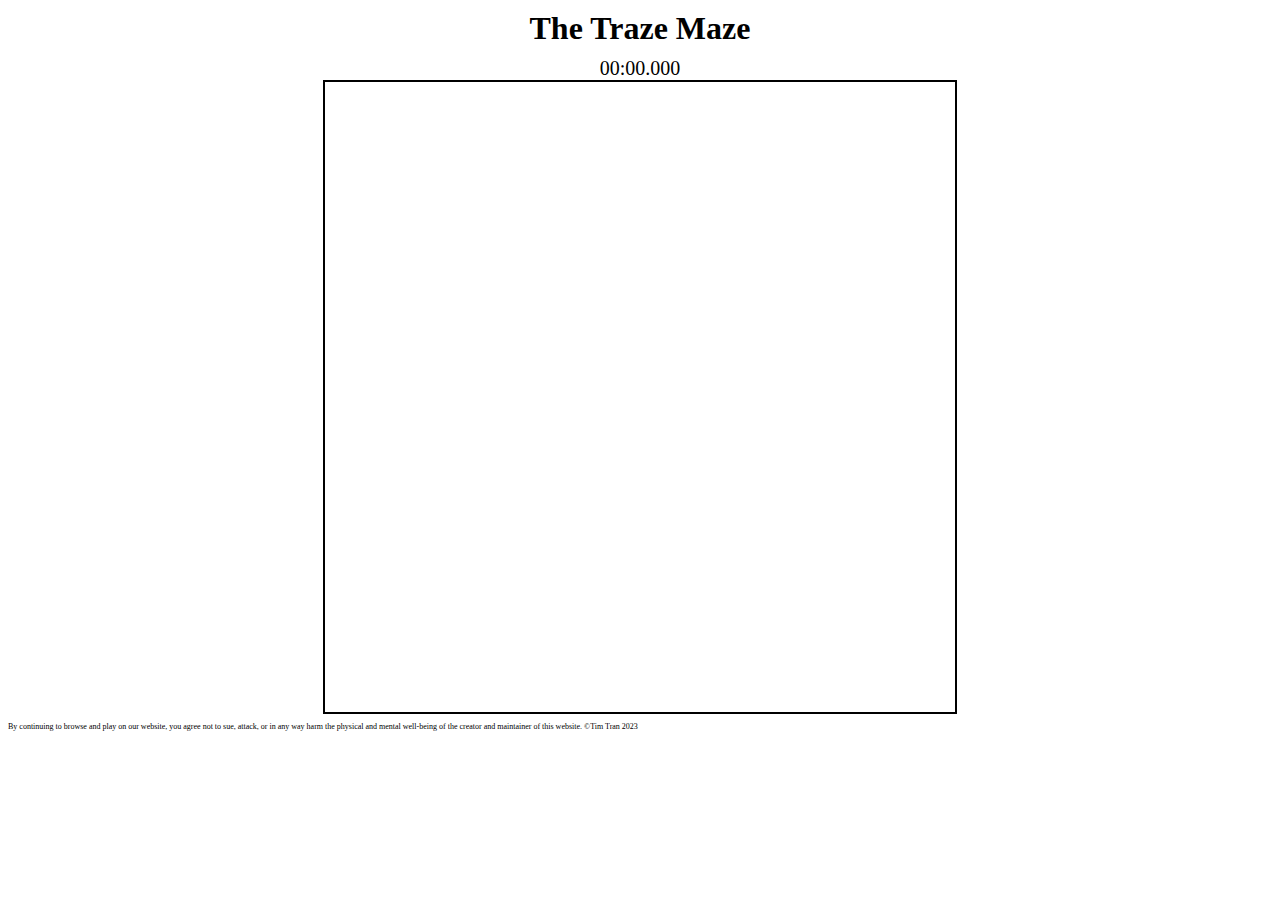
<file: Easy Big Maze.html>
<!DOCTYPE html>
<html>
<head>
  <title>The Traze Maze</title>
  <link rel="icon" type="icon/x-image" href="https://www.w3schools.com/html/programming.gif">
  <link rel="stylesheet" type="text/css" href="mazestyle.css">
  <style>
    body {
      text-align: center;
    }

    #maze {
      position: relative;
      width: 630px;
      height: 630px;
      border: 2px solid black;
      margin: 0 auto;
      overflow: hidden;
    }

    .cell {
      position: absolute;
      width: 18px;
      height: 18px;
      border: 1px solid black;
    }
    
    .player {
      position: absolute;
      width: 18px;
      height: 18px;
      background-color: blue;
      transition: all 0.2s ease-in-out;
    }
  </style>
</head>
<body>
  <div id="title">The Traze Maze</div>
  <div id="timer">00:00.000</div>
  <div id="maze"></div>

  <div id="end-screen" class="hidden">
  <button id="back-button">Back</button>
  <h2>Congratulations!</h2>

  <div id="end-time-taken"></div>
  <div id="personal-best">
    Personal Best: <span id="best-time"></span>
  </div>
  <div id="new-personal-best" style = "display:block;">Personal New Best!</div>

  <button id="copy-button">Copy Maze and Time</button>
  <button id="restart-button">Restart Maze</button>
</div>
  
  <p class = "small-left">By continuing to browse and play on our website, you agree not to sue, attack, or in any way harm the physical and mental well-being of the creator and maintainer of this website. ©Tim Tran 2023</p>
  
  <script src="./library.js"></script>
  
  <script>
  
  var searchParams = new URLSearchParams(window.location.search);
  var type = searchParams.get('type');
  var multiple = searchParams.get('multiple');
    
    const mazeSize = 35;
    const cellSize = 18;
    const maze = document.getElementById("maze");
    const timerElement = document.getElementById("timer");
    const endScreen = document.getElementById("end-screen");
    const restartButton = document.getElementById("restart-button");
    const backButton = document.getElementById("back-button");
    const endContent = document.getElementById("end-time-taken");
    const personalbest = document.getElementById("personal-best");
    const newpersonalbest = document.getElementById("new-personal-best");

    let mazeStructure, startRow, startCol, endRow, endCol;
    let time = 0;
    let interval, startMaze;
    let first = 0;
    let easy = true;

    myLibrary.generateStartAndEndPositions();
    myLibrary.generateRandomMaze();
    myLibrary.generateEasyPath();
    myLibrary.createMaze();

    const player = document.createElement("div");
    player.className = "player";
    player.style.top = startRow * cellSize + "px";
    player.style.left = startCol * cellSize + "px";
    maze.appendChild(player);

  window.addEventListener("keydown", (event) => {
  if (event.key.includes("Arrow") || event.key === "w" || event.key === "a" || event.key === "s" || event.key === "d") {
    if (!interval) {
      interval = true;
      const { startTime: capturedStartTime, interval: capturedInterval } = myLibrary.startTimer(timer);
      startTime = capturedStartTime;
    }
    if (first === 0)
    {
        myLibrary.playMusic();
        first++;
    }
    myLibrary.movePlayer(event, endScreen, startTime, endContent, type, personalbest, newpersonalbest); // Call movePlayer function when arrow keys or WASD keys are pressed
  }
});

    restartButton.addEventListener("click", myLibrary.restartMaze);
    backButton.addEventListener("click", myLibrary.goBack);

    backButton.style.display = "inline-block";
    backButton.addEventListener("click", myLibrary.hideEndScreen);
    document.getElementById("copy-button").addEventListener("click", myLibrary.copyEasyMazeAndTime);
  </script>
</body>
</html>
</file>
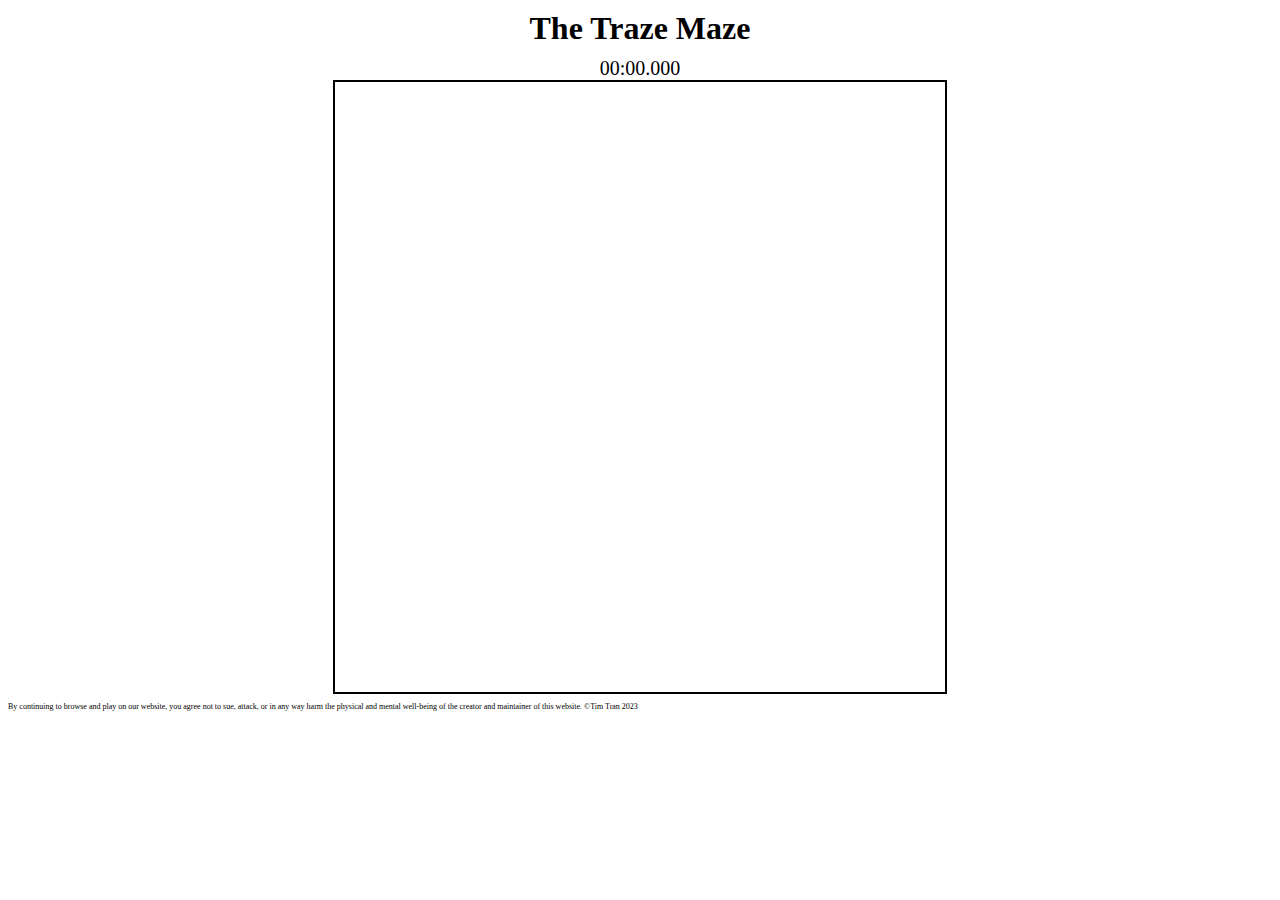
<file: Easy Biggest Maze.html>
<!DOCTYPE html>
<html>
<head>
  <title>The Traze Maze</title>
  <link rel="stylesheet" type="text/css" href="mazestyle.css">
  <style>
    body {
      text-align: center;
    }

    #maze {
      position: relative;
      width: 610px;
      height: 610px;
      border: 2px solid black;
      margin: 0 auto;
      overflow: hidden;
    }

    .cell {
      position: absolute;
      width: 10px;
      height: 10px;
      border: 1px solid black;
    }

    .player {
      position: absolute;
      width: 10px;
      height: 10px;
      background-color: blue;
      transition: all 0.2s ease-in-out;
    }
  </style>
</head>
<body>
  <div id="title">The Traze Maze</div>
  <div id="timer">00:00.000</div>
  <div id="maze"></div>

  <div id="end-screen" class="hidden">
  <button id="back-button">Back</button>
  <h2>Congratulations!</h2>

  <div id="end-time-taken"></div>
  <div id="personal-best">
    Personal Best: <span id="best-time"></span>
  </div>
  <div id="new-personal-best" style = "display:block;">Personal New Best!</div>

  <button id="copy-button">Copy Maze and Time</button>
  <button id="restart-button">Restart Maze</button>
</div>
  
  <p class = "small-left">By continuing to browse and play on our website, you agree not to sue, attack, or in any way harm the physical and mental well-being of the creator and maintainer of this website. ©Tim Tran 2023</p>
  
  <script src="./library.js"></script>

  <script>
  var searchParams = new URLSearchParams(window.location.search);
  var type = searchParams.get('type');
    const mazeSize = 61;
    const cellSize = 10;
    const maze = document.getElementById("maze");
    const timerElement = document.getElementById("timer");
    const endScreen = document.getElementById("end-screen");
    const restartButton = document.getElementById("restart-button");
    const backButton = document.getElementById("back-button");
    const endContent = document.getElementById("end-time-taken");
    const personalbest = document.getElementById("personal-best");
    const newpersonalbest = document.getElementById("new-personal-best");

    let mazeStructure, startRow, startCol, endRow, endCol;
    let time = 0;
    let interval, startMaze;
    let startTime;
    let first = 0;
    let easy = true;

    myLibrary.generateStartAndEndPositions();
    myLibrary.generateRandomMaze();
    myLibrary.generateEasyPath();
    myLibrary.createMaze();

    const player = document.createElement("div");
    player.className = "player";
    player.style.top = startRow * cellSize + "px";
    player.style.left = startCol * cellSize + "px";
    maze.appendChild(player);

  window.addEventListener("keydown", (event) => {
  if (event.key.includes("Arrow") || event.key === "w" || event.key === "a" || event.key === "s" || event.key === "d") {
    if (!interval) {
      interval = true;
      const { startTime: capturedStartTime, interval: capturedInterval } = myLibrary.startTimer(timer);
      startTime = capturedStartTime;
    }
    if (first === 0)
    {
        myLibrary.playMusic();
        first++;
    }
    myLibrary.movePlayer(event, endScreen, startTime, endContent, type, personalbest, newpersonalbest); // Call movePlayer function when arrow keys or WASD keys are pressed
  }
});

    restartButton.addEventListener("click", myLibrary.restartMaze);
    backButton.addEventListener("click", myLibrary.goBack);

    backButton.style.display = "inline-block";
    backButton.addEventListener("click", myLibrary.hideEndScreen);
    document.getElementById("copy-button").addEventListener("click", myLibrary.copyEasyMazeAndTime);
  </script>
</body>
</html>
</file>
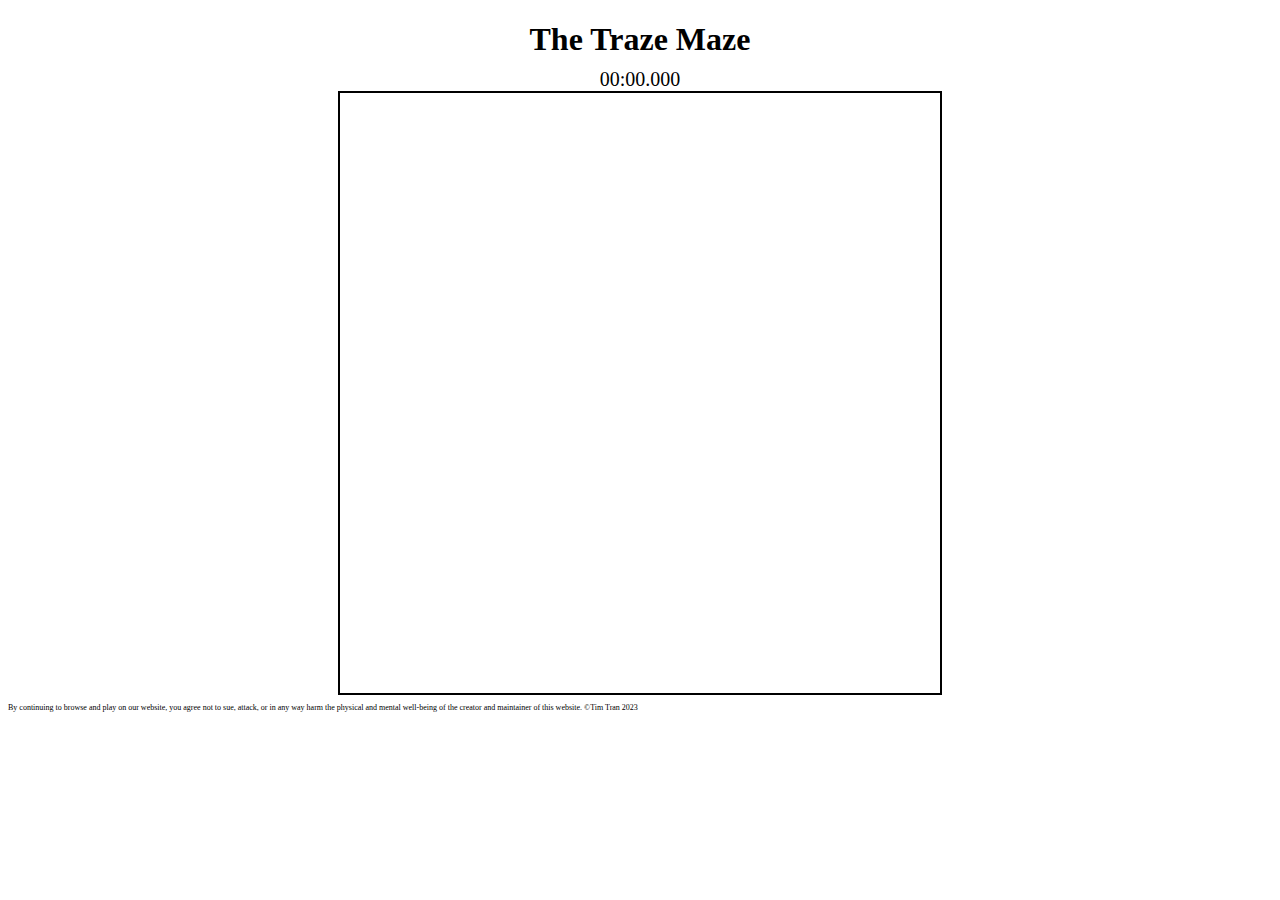
<file: Easy Small Maze.html>
<!DOCTYPE html>
<html>
<head>
  <title>The Traze Maze</title>
  <link rel="stylesheet" type="text/css" href="mazestyle.css">
  <style>
    #maze {
      position: relative;
      width: 600px;
      height: 600px;
      border: 2px solid black;
      margin: 0 auto;
    }

    .cell {
      position: absolute;
      width: 40px;
      height: 40px;
      border: 1px solid black;
    }

    .player {
      position: absolute;
      width: 40px;
      height: 40px;
      background-color: blue;
      transition: all 0.2s ease-in-out;
    }
  </style>
</head>
<body>
  <h1 class="title">The Traze Maze</h1>
  <div class="timer" id="timer">00:00.000</div>
  <div id="maze"></div>

  <div id="end-screen" class="hidden">
  <button id="back-button">Back</button>
  <h2>Congratulations!</h2>

  <div id="end-time-taken"></div>
  <div id="personal-best">
    Personal Best: <span id="best-time"></span>
  </div>
  <div id="new-personal-best" style = "display:block;">Personal New Best!</div>

  <button id="copy-button">Copy Maze and Time</button>
  <button id="restart-button">Restart Maze</button>
</div>
  
  <p class = "small-left">By continuing to browse and play on our website, you agree not to sue, attack, or in any way harm the physical and mental well-being of the creator and maintainer of this website. ©Tim Tran 2023</p>
  
  <script src="./library.js"></script>

  <script>
  
  var searchParams = new URLSearchParams(window.location.search);
  var type = searchParams.get('type');
  
    const mazeSize = 15;
    const cellSize = 40;
    const maze = document.getElementById("maze");
    const timer = document.getElementById("timer");
    const endScreen = document.getElementById("end-screen");
    const restartButton = document.getElementById("restart-button");
    const backButton = document.getElementById("back-button");
    const endContent = document.getElementById("end-time-taken");
    const personalbest = document.getElementById("personal-best");
    const newpersonalbest = document.getElementById("new-personal-best");

    let mazeStructure, startRow, startCol, endRow, endCol;
    let startTime, interval = false;
    let first = 0;
    let easy = true;

    myLibrary.generateStartAndEndPositions();
    myLibrary.generateRandomMaze();
    myLibrary.generateEasyPath();
    myLibrary.createMaze();

    const player = document.createElement("div");
    player.className = "player";
    player.style.top = startRow * cellSize + "px";
    player.style.left = startCol * cellSize + "px";
    maze.appendChild(player);

    // Event listeners
    window.addEventListener("keydown", (event) => {
  if (event.key.includes("Arrow") || event.key === "w" || event.key === "a" || event.key === "s" || event.key === "d") {
    if (!interval) {
      interval = true;
      const { startTime: capturedStartTime, interval: capturedInterval } = myLibrary.startTimer(timer);
      startTime = capturedStartTime;
    }
    if (first === 0)
    {
        myLibrary.playMusic();
        first++;
    }
    myLibrary.movePlayer(event, endScreen, startTime, endContent, type, personalbest, newpersonalbest); // Call movePlayer function when arrow keys or WASD keys are pressed
  }
});

    restartButton.addEventListener("click", myLibrary.restartMaze);
    backButton.addEventListener("click", myLibrary.goBack);

    backButton.style.display = "inline-block";
    backButton.addEventListener("click", myLibrary.hideEndScreen);
    document.getElementById("copy-button").addEventListener("click", myLibrary.copyEasyMazeAndTime);
  </script>
</body>
</html>
</file>
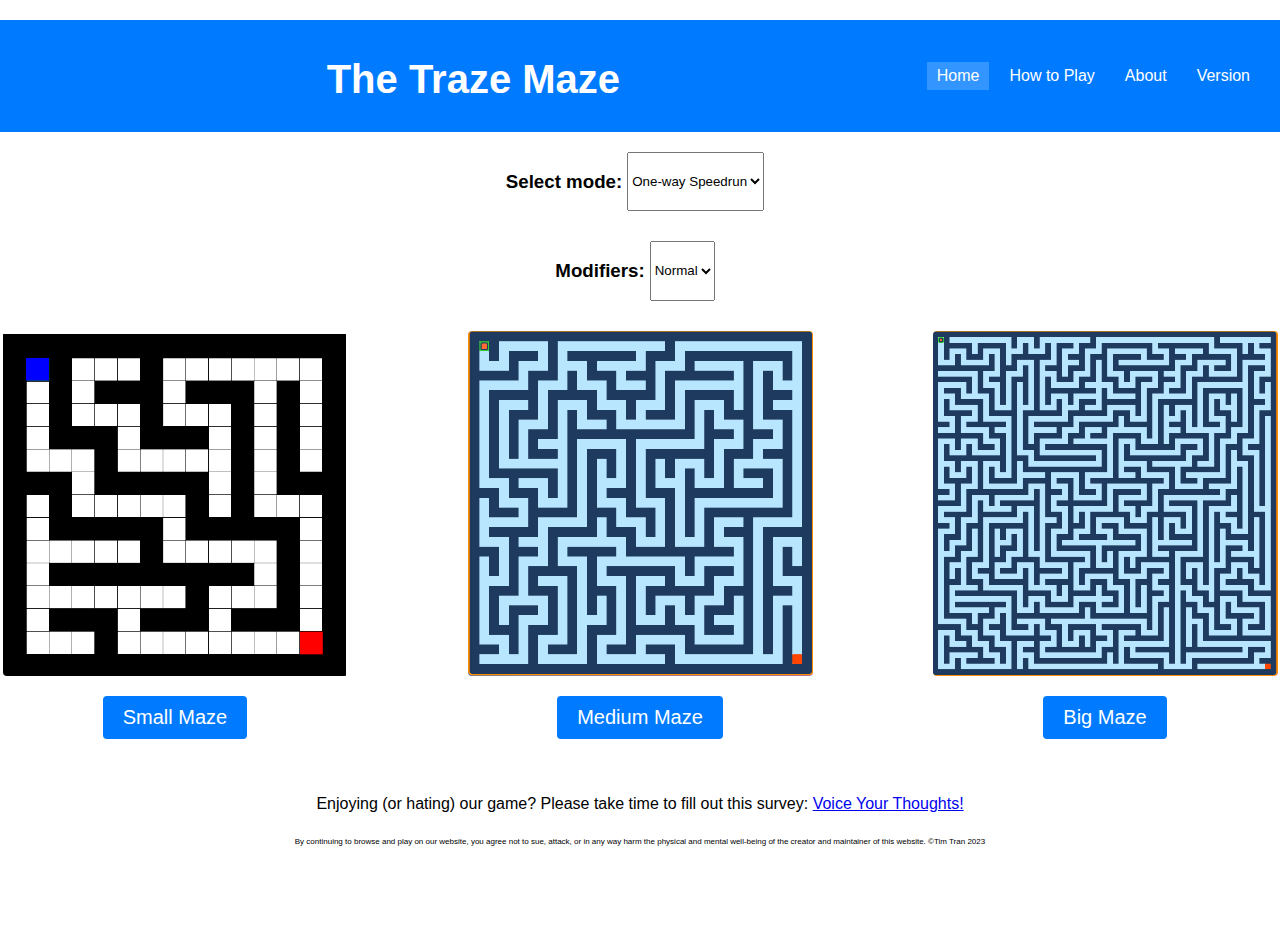
<file: home.html>
<!DOCTYPE html>
<html>
<head>
  <title>The Traze Maze</title>
  <style>
    audio {
      display: none;
    }
    body {
      display: flex;
      flex-direction: column;
      align-items: center;
      justify-content: flex-start; /* Align content to the top of the screen */
      min-height: 100vh; /* Change height to min-height to allow content to expand */
      font-family: Arial, sans-serif;
      margin: 0; /* Remove default margin to eliminate space at the top */
      padding: 20px; /* Add padding to the body */
    }

    h1 {
      font-size: 40px;
      margin-bottom: 20px;
      text-align: center;
    }

    .menu {
      display: flex;
      justify-content: space-between;
      align-items: center;
      width: 100%;
      padding: 10px 20px;
      background-color: #007bff;
      color: #fff;
    }

    .menu-button {
      padding: 5px 10px;
      font-size: 16px;
      background-color: transparent;
      color: #fff;
      border: none;
      cursor: pointer;
    }

    .menu-button:hover {
      background-color: rgba(255, 255, 255, 0.2);
    }
    
    .selected-menu-button {
      padding: 5px 10px;
      font-size: 16px;
      background-color: rgba(255, 255, 255, 0.2);
      color: #fff;
      border: none;
      cursor: pointer;
    }
    
    .small-left {
      text-align: left !important;
      font-size: 8px;
    }

    .button-container {
      display: flex;
      justify-content: center; /* Center the button-image pairs */
      gap: 40px;
      margin-top: 20px;
      margin-bottom: 40px; /* Increase margin between button-image pairs */
    }

    .button-pair {
      display: flex;
      flex-direction: column;
      align-items: center;
      justify-content: center;
      margin-left: 40px; /* Increase left margin for the right button-image pair */
      margin-right: 40px; /* Increase right margin for the left button-image pair */
    }

    .button {
      padding: 10px 20px;
      font-size: 20px;
      background-color: #007bff;
      color: #fff;
      border: none;
      border-radius: 4px;
      cursor: pointer;
    }

    .button:hover {
      background-color: #0056b3;
    }

    .image-container {
      display: flex;
      flex-direction: column;
      align-items: center;
      justify-content: center;
      margin-bottom: 20px; /* Increase margin between button-image pairs */
    }

    .button-img {
      width: 345px;
      height: 345px;
      object-fit: cover;
      border-radius: 4px;
      margin-bottom: 0px;
    }

    .button-label {
      text-align: center;
    }

    /* Add CSS for right-aligning the buttons */
    .menu-buttons-container {
      display: flex;
      gap: 10px;
      justify-content: flex-end;
    }
    
    /* Add CSS to center-align the title */
    .menu-title {
      text-align: center;
      flex-grow: 1;
    }

    /* Add CSS to position the dropdown menu */
    .dropdown-container {
      display: flex;
      justify-content: center;
      margin-bottom: 10px;
      margin-top: 20px;
    }

    .dropdown {
      margin-right: 10px;
    }
  </style>
</head>
<body>

  <div class="menu">
    <h1 class="menu-title">The Traze Maze</h1>
    <div class="menu-buttons-container">
      <button class="selected-menu-button">Home</button>
      <button class="menu-button" onclick="window.location.href = 'howtoplay.html'">How to Play</button>
      <button class="menu-button" onclick="window.location.href = 'about.html'">About</button>
      <button class="menu-button" onclick="window.location.href = 'version.html'">Version</button>
    </div>
  </div>
  
  <!-- Add the dropdown menu -->
  <div class="dropdown-container">
    <h3 style="margin-right: 5px;">Select mode:</h3>
    <select class="dropdown" onchange="handleDropdownChange(this)">
      <option value="option1" selected>One-way Speedrun</option>
      <option value="option2">Multi-way Explorer</option>
    </select>
  </div>
  <div class="dropdown-container">
    <h3 style="margin-right: 5px;">Modifiers:</h3>
    <select class="dropdown" onchange="handleDropdown(this)">
      <option value="option1" selected>Normal</option>
      <option value="option2">Hidden</option>
    </select>
  </div>

  <div class="button-container">
    <!-- Add the first pair of images and buttons -->
    <div class="button-pair">
      <div class="image-container">
        <img class="button-img" src="small-maze-image.png" alt="Small Maze" />
      </div>
      <button class="button" onclick="startSmallMaze()">Small Maze</button>
    </div>

    <!-- Add the second pair of images and buttons -->
    <div class="button-pair">
      <div class="image-container">
        <img class="button-img" src="big-maze-image.png" alt="Medium Maze">
      </div>
      <button class="button" onclick="startMediumMaze()">Medium Maze</button>
    </div>

    <!-- Add the third pair of images and buttons -->
    <div class="button-pair">
      <div class="image-container">
        <img class="button-img" src="image3.png" alt="Image 3">
      </div>
      <button class="button" onclick="startBigMaze()">Big Maze</button>
    </div>
  </div>
  
  <p class="left">Enjoying (or hating) our game? Please take time to fill out this survey: <a href = "https://docs.google.com/forms/d/e/1FAIpQLSdCAaxAK2KeXAvfwnCYAJvJ1YMiSswo0hBN_dABGFm91-KCvg/viewform">Voice Your Thoughts!</a></p>

  <p class="small-left">By continuing to browse and play on our website, you agree not to sue, attack, or in any way harm the physical and mental well-being of the creator and maintainer of this website. ©Tim Tran 2023</p>


  <script>
    // Existing script functions
    var selectedOption = 'option1';
    var hidden = 'option1';

    function handleDropdownChange(dropdown) {
      selectedOption = dropdown.value;
    }
    
    function handleDropdown(dropdown) {
      hidden = dropdown.value;
    }

    function startSmallMaze() {
    if (selectedOption !== '') {
    switch (selectedOption) {
        case 'option1':
        if (hidden === "option2")
            window.location.href = 'Small Maze.html?type=black';
        else
            window.location.href = 'Small Maze.html';
            break;
          case 'option2':
            if (hidden === "option2")
              window.location.href = 'Easy Small Maze.html?type=black';
            else
              window.location.href = 'Easy Small Maze.html';
            break;
          default:
            break;
        }
    }
    }
    
    function startMediumMaze() {
      if (selectedOption !== '') {
    switch (selectedOption) {
    case 'option1':
        if (hidden === "option2")
              window.location.href = 'Big Maze.html?type=black';
            else
              window.location.href = 'Big Maze.html';
            break;
          case 'option2':
            if (hidden === "option2")
              window.location.href = 'Easy Big Maze.html?type=black';
            else
              window.location.href = 'Easy Big Maze.html';
            break;
          default:
            break;
        }
    }
    }

    function startBigMaze() {
      if (selectedOption !== '') {
    switch (selectedOption) {
    case 'option1':
            if (hidden === "option2")
              window.location.href = 'Biggest Maze.html?type=black';
            else
              window.location.href = 'Biggest Maze.html';
            break;
          case 'option2':
            if (hidden === "option2")
              window.location.href = 'Easy Biggest Maze.html?type=black';
            else
              window.location.href = 'Easy Biggest Maze.html';
            break;
          default:
            break;
        }
    }
    }
  </script>
</body>
</html>
</file>
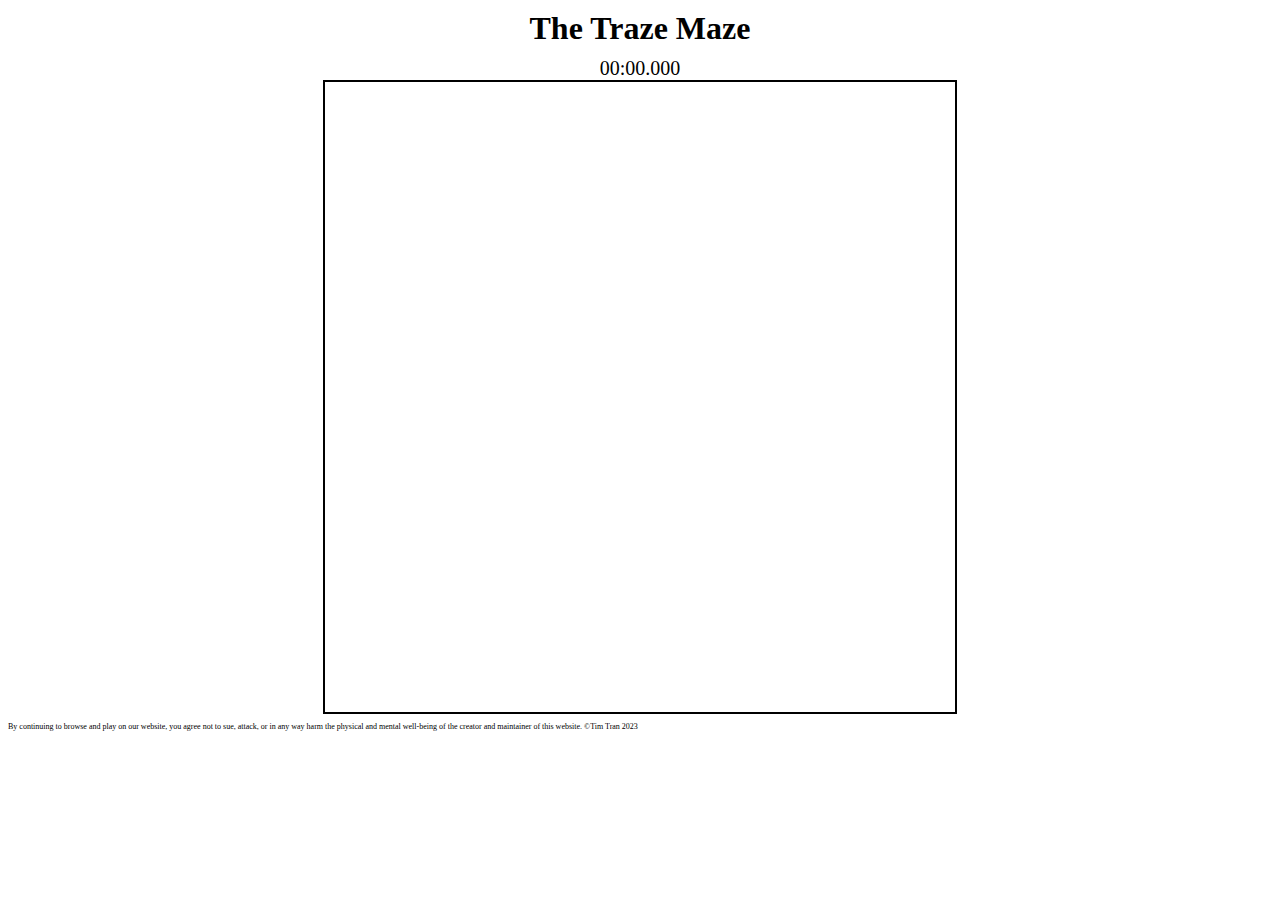
<file: mainmaze.html>
<!DOCTYPE html>
<html>
<head>
  <title>The Traze Maze</title>
  <link rel="icon" type="icon/x-image" href="logo.jpg">
  <link rel="stylesheet" type="text/css" href="mazestyle.css">
  <style>
    body {
      text-align: center;
    }

    #maze {
      position: relative;
      border: 2px solid black;
      margin: 0 auto;
      overflow: hidden;
    }

    .cell {
      position: absolute;
      border: 1px solid black;
    }

    .player {
      position: absolute;
      background-color: blue;
      transition: all 0.2s ease-in-out;
    }
  </style>
</head>
<body>
  <div id="title">The Traze Maze</div>
  <div id="timer">00:00.000</div>
  <div id="maze"></div>

  <div id="end-screen" class="hidden">
  <button id="back-button">Back</button>
  <h2>Congratulations!</h2>

  <div id="end-time-taken"></div>
  <div id="personal-best">
    Personal Best: <span id="best-time"></span>
  </div>
  <div id="new-personal-best" style = "display:block;">Personal New Best!</div>

  <button id="copy-button">Copy Maze and Time</button>
  <button id="restart-button">Restart Maze</button>
</div>
  
  <p class = "small-left">By continuing to browse and play on our website, you agree not to sue, attack, or in any way harm the physical and mental well-being of the creator and maintainer of this website. ©Tim Tran 2023</p>
  
  <script src="./library.js"></script>

  <script>
 
  var searchParams = new URLSearchParams(window.location.search);
  var type = searchParams.get('type');
  var multiple = searchParams.get('multiple');
  var difficulty = searchParams.get('difficulty') || 'medium'; // Default to medium if not specified
  var mode = searchParams.get('mode') || 'hard'; // Default to hard mode if not specified
  
  // Set maze properties based on difficulty
  let mazeSize, cellSize, mazeContainerSize;
  
  if (difficulty === 'small') {
    mazeSize = 15;
    cellSize = 40;
    mazeContainerSize = 600;
  } else if (difficulty === 'biggest') {
    mazeSize = 61;
    cellSize = 10;
    mazeContainerSize = 610;
  } else { // medium (default)
    mazeSize = 35;
    cellSize = 18;
    mazeContainerSize = 630;
  }
  
  // Set easy flag based on mode
  let easy = (mode === 'easy');
  
  // Apply dynamic styling
  const mazeElement = document.getElementById("maze");
  const style = document.createElement('style');
  style.textContent = `
    #maze {
      width: ${mazeContainerSize}px;
      height: ${mazeContainerSize}px;
    }
    .cell {
      width: ${cellSize}px;
      height: ${cellSize}px;
    }
    .player {
      width: ${cellSize}px;
      height: ${cellSize}px;
    }
  `;
  document.head.appendChild(style);

    const maze = document.getElementById("maze");
    const timerElement = document.getElementById("timer");
    const endScreen = document.getElementById("end-screen");
    const restartButton = document.getElementById("restart-button");
    const backButton = document.getElementById("back-button");
    const endContent = document.getElementById("end-time-taken");
    const personalbest = document.getElementById("personal-best");
    const newpersonalbest = document.getElementById("new-personal-best");

    let mazeStructure, startRow, startCol, endRow, endCol;
    let time = 0;
    let interval = false, startMaze;
    let first = 0;
    let mazecount = 0;

    myLibrary.generateStartAndEndPositions();
    myLibrary.generateRandomMaze();
    if (easy) {
      myLibrary.generateEasyPath();
    } else {
      myLibrary.generateClearPath();
    }
    myLibrary.createMaze();

    const player = document.createElement("div");
    player.className = "player";
    player.style.top = startRow * cellSize + "px";
    player.style.left = startCol * cellSize + "px";
    maze.appendChild(player);

  window.addEventListener("keydown", (event) => {
  if (event.key.includes("Arrow") || event.key === "w" || event.key === "a" || event.key === "s" || event.key === "d") {
    if (!interval) {
      interval = true;
      const { startTime: capturedStartTime, interval: capturedInterval } = myLibrary.startTimer(timerElement);
      startTime = capturedStartTime;
    }
    if (first === 0)
    {
        myLibrary.playMusic();
        first++;
    }
    myLibrary.movePlayer(event, endScreen, startTime, endContent, type, personalbest, newpersonalbest, interval); // Call movePlayer function when arrow keys or WASD keys are pressed
  }
});
    restartButton.addEventListener("click", myLibrary.restartMaze);
    backButton.addEventListener("click", myLibrary.goBack);

    backButton.style.display = "inline-block";
    backButton.addEventListener("click", myLibrary.hideEndScreen);
    
    // Set the appropriate copy function based on mode
    if (easy) {
      document.getElementById("copy-button").addEventListener("click", myLibrary.copyEasyMazeAndTime);
    } else {
      document.getElementById("copy-button").addEventListener("click", myLibrary.copyMazeAndTime);
    }
  </script>
</body>
</html>
</file>
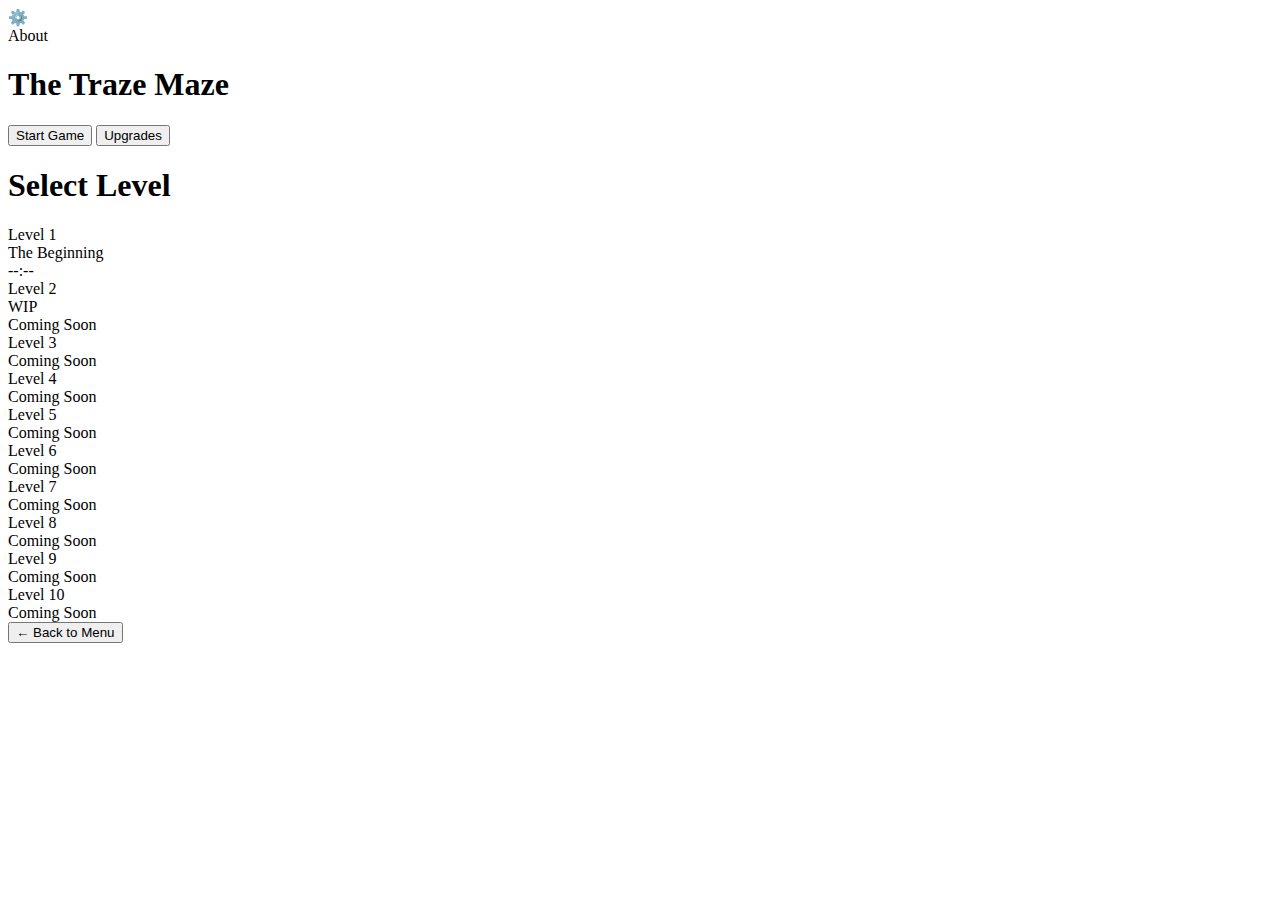
<file: newmaze.html>
<!DOCTYPE html>
<html>
<head>
  <title>The Traze Maze</title>
  <link rel="icon" type="icon/x-image" href="logo.jpg">
  <link rel="stylesheet" type="text/css" href="mazestyle.css">
  <meta name="viewport" content="width=device-width, initial-scale=1.0">
</head>
<body>
  <!-- Black loading screen overlay -->
  <div id="loading-overlay"></div>
  <!-- COMMENTED OUT - Two large waving stickmen on either side of the maze -->
  <!-- <div class="waving-stickman stickman-left"></div> -->
  <!-- <div class="waving-stickman stickman-right"></div> -->
  
  <!-- Start Screen -->
  <div id="start-screen">
    <!-- Settings gear icon in top right -->
    <div id="settings-gear" title="Settings">⚙️</div>
    
    <!-- About button in bottom right -->
    <div id="about-corner" title="About">About</div>
    
    <div class="start-content">
      <h1>The Traze Maze</h1>
      <div class="start-buttons">
        <button id="start-game-btn">Start Game</button>
        <button id="upgrades-btn">Upgrades</button>
      </div>
    </div>
  </div>

  <!-- Level Select Screen -->
  <div id="level-select-screen">
    <div class="level-select-content">
      <h1>Select Level</h1>
      
      <div class="level-grid">
        <div class="level-card" id="level-1-card" data-level="1">
          <div class="level-number">Level 1</div>
          <div class="level-name">The Beginning</div>
          <div class="level-best-time" id="level-1-best-time">--:--</div>
        </div>
        
        <div class="level-card locked" id="level-2-card" data-level="2">
          <div class="level-number">Level 2</div>
          <div class="level-name">WIP</div>
          <div class="level-difficulty">Coming Soon</div>
        </div>
        
        <div class="level-card locked" id="level-3-card" data-level="3">
          <div class="level-number">Level 3</div>
          <div class="level-name"></div>
          <div class="level-difficulty">Coming Soon</div>
        </div>
        
        <div class="level-card locked" id="level-4-card" data-level="4">
          <div class="level-number">Level 4</div>
          <div class="level-name"></div>
          <div class="level-difficulty">Coming Soon</div>
        </div>
        
        <div class="level-card locked" id="level-5-card" data-level="5">
          <div class="level-number">Level 5</div>
          <div class="level-name"></div>
          <div class="level-difficulty">Coming Soon</div>
        </div>
        
        <div class="level-card locked" id="level-6-card" data-level="6">
          <div class="level-number">Level 6</div>
          <div class="level-name"></div>
          <div class="level-difficulty">Coming Soon</div>
        </div>
        
        <div class="level-card locked" id="level-7-card" data-level="7">
          <div class="level-number">Level 7</div>
          <div class="level-name"></div>
          <div class="level-difficulty">Coming Soon</div>
        </div>
        
        <div class="level-card locked" id="level-8-card" data-level="8">
          <div class="level-number">Level 8</div>
          <div class="level-name"></div>
          <div class="level-difficulty">Coming Soon</div>
        </div>
        
        <div class="level-card locked" id="level-9-card" data-level="9">
          <div class="level-number">Level 9</div>
          <div class="level-name"></div>
          <div class="level-difficulty">Coming Soon</div>
        </div>
        
        <div class="level-card locked" id="level-10-card" data-level="10">
          <div class="level-number">Level 10</div>
          <div class="level-name"></div>
          <div class="level-difficulty">Coming Soon</div>
        </div>
      </div>
      
      <button class="back-to-menu" id="back-to-menu-btn">← Back to Menu</button>
    </div>
  </div>

  <div id="timer">00:00.000</div>
  <div id="dash-indicator">Dash Ready</div>
  <div id="ground-pound-indicator">Ground Pound Ready</div>
  <div id="controls-hint">Arrow Keys/WASD: Move | Shift/Space: Dash | Hold Up/W: Charge Jump | Down/S (in air): Ground Pound</div>
  <!--<div id="debug-console"></div>-->
  <div id="maze-container">
    <canvas id="maze-canvas"></canvas>
    <canvas id="player-canvas"></canvas>
  </div>

  <div id="end-screen" class="hidden">
  <button id="back-button">Back</button>
  <h2 id="end-content">Congratulations!</h2>

  <div id="end-time-taken"></div>
  <div id="personal-best">
    Personal Best: <span id="best-time"></span>
  </div>
  <div id="new-personal-best" style = "display:block;">Personal New Best!</div>

    <button id="restart-button">Restart Maze</button>
  </div>
  
  <!-- Modular JavaScript Files - Load in dependency order -->
  <script src="./js/debug-console.js"></script>
  <script src="./js/audio-manager.js"></script>
  <script src="./js/game-timer.js"></script>
  <script src="./js/personal-best-manager.js"></script>
  <script src="./js/maze-generator.js"></script>
  <script src="./js/maze-renderer.js"></script>
  <script src="./js/camera-system.js"></script>
  <script src="./js/player-animation.js"></script>
  <script src="./js/canvas-renderer.js"></script>
  <script src="./js/player-controller.js"></script>
  <script src="./js/event-handler.js"></script>
  <script src="./js/game-initializer.js"></script>
  <script src="./js/game-actions.js"></script>
  <script src="./js/start-screen-manager.js"></script>
  <script src="./js/start-level.js"></script>
  <script src="./js/main-library.js"></script>

  <script>
    // =================================================================
    // GLOBAL VARIABLES DECLARATION
    // =================================================================
    
    // Start screen state
    let isGameStarted = false;
    
    // Make isGameStarted globally available
    window.isGameStarted = isGameStarted;
    
    // Maze and game variables, going to work on optimizing
    var mazeStructure, startRow = 2, startCol = 2, endRow = 46, endCol = 46; // Make global for library.js
    let time = 0;
    let interval = false, startTime, startMaze;
    let first = 0;
    var mazecount = 0; // Make global for library.js
    
    // Canvas rendering system - smooth pixel-based movement system
    // FORCE RESET to 0 to prevent any persistence across reloads
    let playerX = 0, playerY = 0; // Player position in pixels - EXPLICITLY RESET TO 0

    // Get the selected level (default to 1 if not set)
    const selectedLevel = window.selectedLevel || 1;
    const mazeData = MazeGenerator.getMazeData(selectedLevel);
    console.log('Maze data for level', selectedLevel, ':', mazeData);
    const predefinedMaze = mazeData.mazeStructure;
    mazeStructure = predefinedMaze;

    // Size variables
    let mazeSize = mazeData.mazeSize, cellSize;

    // Calculate cell size based only on screen dimensions (not maze size)
    cellSize = Math.floor(Math.min(window.innerWidth, window.innerHeight) / 48);
    if (cellSize < 3) cellSize = 3; // Ensure minimum cell size for playability

    // HTML element references
    const startScreen = document.getElementById('start-screen');
    const startGameBtn = document.getElementById('start-game-btn');
    const settingsGear = document.getElementById('settings-gear');
    const upgradesBtn = document.getElementById('upgrades-btn');
    const aboutCorner = document.getElementById('about-corner');
    // Apply dynamic styling
    const mazeContainer = document.getElementById("maze-container");
    const canvas = document.getElementById("maze-canvas");
    const ctx = canvas.getContext("2d");
    const playerCanvas = document.getElementById("player-canvas");
    const playerCtx = playerCanvas.getContext("2d");
    const timerElement = document.getElementById("timer");
    const endScreen = document.getElementById("end-screen");
    const restartButton = document.getElementById("restart-button");
    const backButton = document.getElementById("back-button");
    const endText = document.getElementById("end-content");
    const endContent = document.getElementById("end-time-taken");
    const personalbest = document.getElementById("personal-best");
    const newpersonalbest = document.getElementById("new-personal-best");
    const controlsHint = document.getElementById('controls-hint');

    // Make all variables global for module access
    window.mazeContainer = mazeContainer;
    window.timerElement = timerElement;
    window.endScreen = endScreen;
    window.restartButton = restartButton;
    window.backButton = backButton;
    window.endContent = endContent;
    window.endText = endText;
    window.personalbest = personalbest;
    window.newpersonalbest = newpersonalbest;
    window.canvas = canvas;
    window.ctx = ctx;
    window.playerCanvas = playerCanvas;
    window.playerCtx = playerCtx;
    window.mazeStructure = mazeStructure;
    window.startRow = startRow;
    window.startCol = startCol;
    window.endRow = endRow;
    window.endCol = endCol;
    window.mazeSize = mazeSize;
    window.cellSize = cellSize;
    window.playerX = playerX;
    window.playerY = playerY;
    window.time = time;
    window.interval = interval;
    window.startTime = startTime;
    window.first = first;
    window.mazecount = mazecount;
    
    // FORCE CLEAR all browser storage to prevent any data persistence between sessions
    try {
      sessionStorage.clear();
      // Don't clear localStorage as it contains best times
    } catch (e) {
      // Silently handle storage errors
    }

    // Setup canvas using CanvasRenderer module
    if (window.CanvasRenderer && window.CanvasRenderer.setupCanvas) {
      window.CanvasRenderer.setupCanvas(mazeSize, cellSize);
    }
    
    // Initialize player position using PlayerController
    if (window.PlayerController && window.PlayerController.initializePlayerPosition) {
      window.PlayerController.initializePlayerPosition();
    } else {
      // Fallback position initialization
      window.playerX = startCol * cellSize;
      window.playerY = startRow * cellSize;
    }
    
    // Create virtual player using PlayerController
    if (window.PlayerController && window.PlayerController.createVirtualPlayer) {
      window.PlayerController.createVirtualPlayer();
    } else {
      console.warn('PlayerController not available for virtual player creation');
    }

    // Setup event handling through EventHandler module
    if (window.EventHandler) {
      window.EventHandler.setupEventListeners();
    } else {
      console.warn('EventHandler module not available - event handling may not work');
    }
    
    // Event listeners setup moved to GameInitializer module
    if (window.GameInitializer) {
      window.GameInitializer.setupEventListeners();
    } else {
      console.warn('GameInitializer module not loaded for event listeners');
    }
  </script>
</body>
</html>
</file>
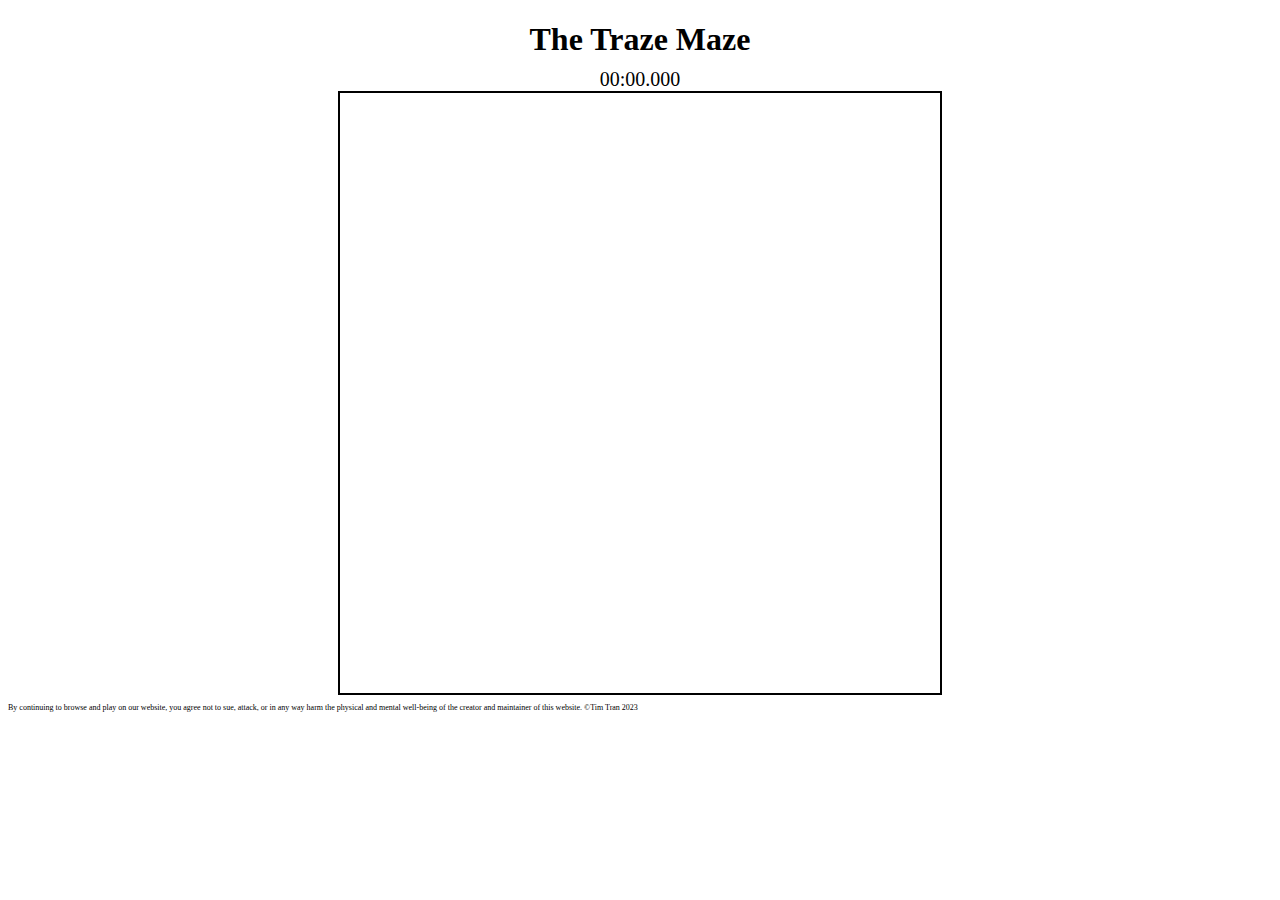
<file: Small Maze.html>
<!DOCTYPE html>
<html>
<head>
  <title>The Traze Maze</title>
  <link rel="stylesheet" type="text/css" href="mazestyle.css">
  <style>
    #maze {
      position: relative;
      width: 600px;
      height: 600px;
      border: 2px solid black;
      margin: 0 auto;
    }
    
    .cell {
      position: absolute;
      width: 40px;
      height: 40px;
      border: 1px solid black;
    }
    
    .player {
      position: absolute;
      width: 40px;
      height: 40px;
      background-color: blue;
      transition: all 0.2s ease-in-out;
    }
  </style>
</head>
<body>
  <h1 class="title">The Traze Maze</h1>
  <div class="timer" id="timer">00:00.000</div>
  <div id="maze"></div>

  <div id="end-screen" class="hidden">
  <button id="back-button">Back</button>
  <h2>Congratulations!</h2>

  <div id="end-time-taken"></div>
  <div id="personal-best">
    Personal Best: <span id="best-time"></span>
  </div>
  <div id="new-personal-best" style = "display:block;">Personal New Best!</div>

  <button id="copy-button">Copy Maze and Time</button>
  <button id="restart-button">Restart Maze</button>
</div>
  
  <p class = "small-left">By continuing to browse and play on our website, you agree not to sue, attack, or in any way harm the physical and mental well-being of the creator and maintainer of this website. ©Tim Tran 2023</p>
 

  <script src="./library.js"></script>

  <script>
  
  var searchParams = new URLSearchParams(window.location.search);
  var type = searchParams.get('type');
  var multiple = searchParams.get('multiple');

    const mazeSize = 15;
    const cellSize = 40;
    const maze = document.getElementById("maze");
    const timer = document.getElementById("timer");
    const endScreen = document.getElementById("end-screen");
    const restartButton = document.getElementById("restart-button");
    const backButton = document.getElementById("back-button");
    const endContent = document.getElementById("end-time-taken");
    const personalbest = document.getElementById("personal-best");
    const newpersonalbest = document.getElementById("new-personal-best");

    let mazeStructure, startRow, startCol, endRow, endCol;
    let startTime, interval = false;
    let first = 0;
    let easy = false;
    let mazecount = 0;

    myLibrary.generateStartAndEndPositions();
    myLibrary.generateRandomMaze();
    myLibrary.generateClearPath();
    myLibrary.createMaze();

    const player = document.createElement("div");
    player.className = "player";
    player.style.top = startRow * cellSize + "px";
    player.style.left = startCol * cellSize + "px";
    maze.appendChild(player);

    // Event listeners
    window.addEventListener("keydown", (event) => {
  if (event.key.includes("Arrow") || event.key === "w" || event.key === "a" || event.key === "s" || event.key === "d") {
    if (!interval) {
      interval = true;
      const { startTime: capturedStartTime, interval: capturedInterval } = myLibrary.startTimer(timer);
      startTime = capturedStartTime;
    }
    if (first === 0)
    {
        myLibrary.playMusic();
        first++;
    }
    myLibrary.movePlayer(event, endScreen, startTime, endContent, type, personalbest, newpersonalbest, interval); // Call movePlayer function when arrow keys or WASD keys are pressed
  }
});

    restartButton.addEventListener("click", myLibrary.restartMaze);
    backButton.addEventListener("click", myLibrary.goBack);

    backButton.style.display = "inline-block";
    backButton.addEventListener("click", myLibrary.hideEndScreen);
    document.getElementById("copy-button").addEventListener("click", myLibrary.copyMazeAndTime);
  </script>
</body>
</html>
</file>
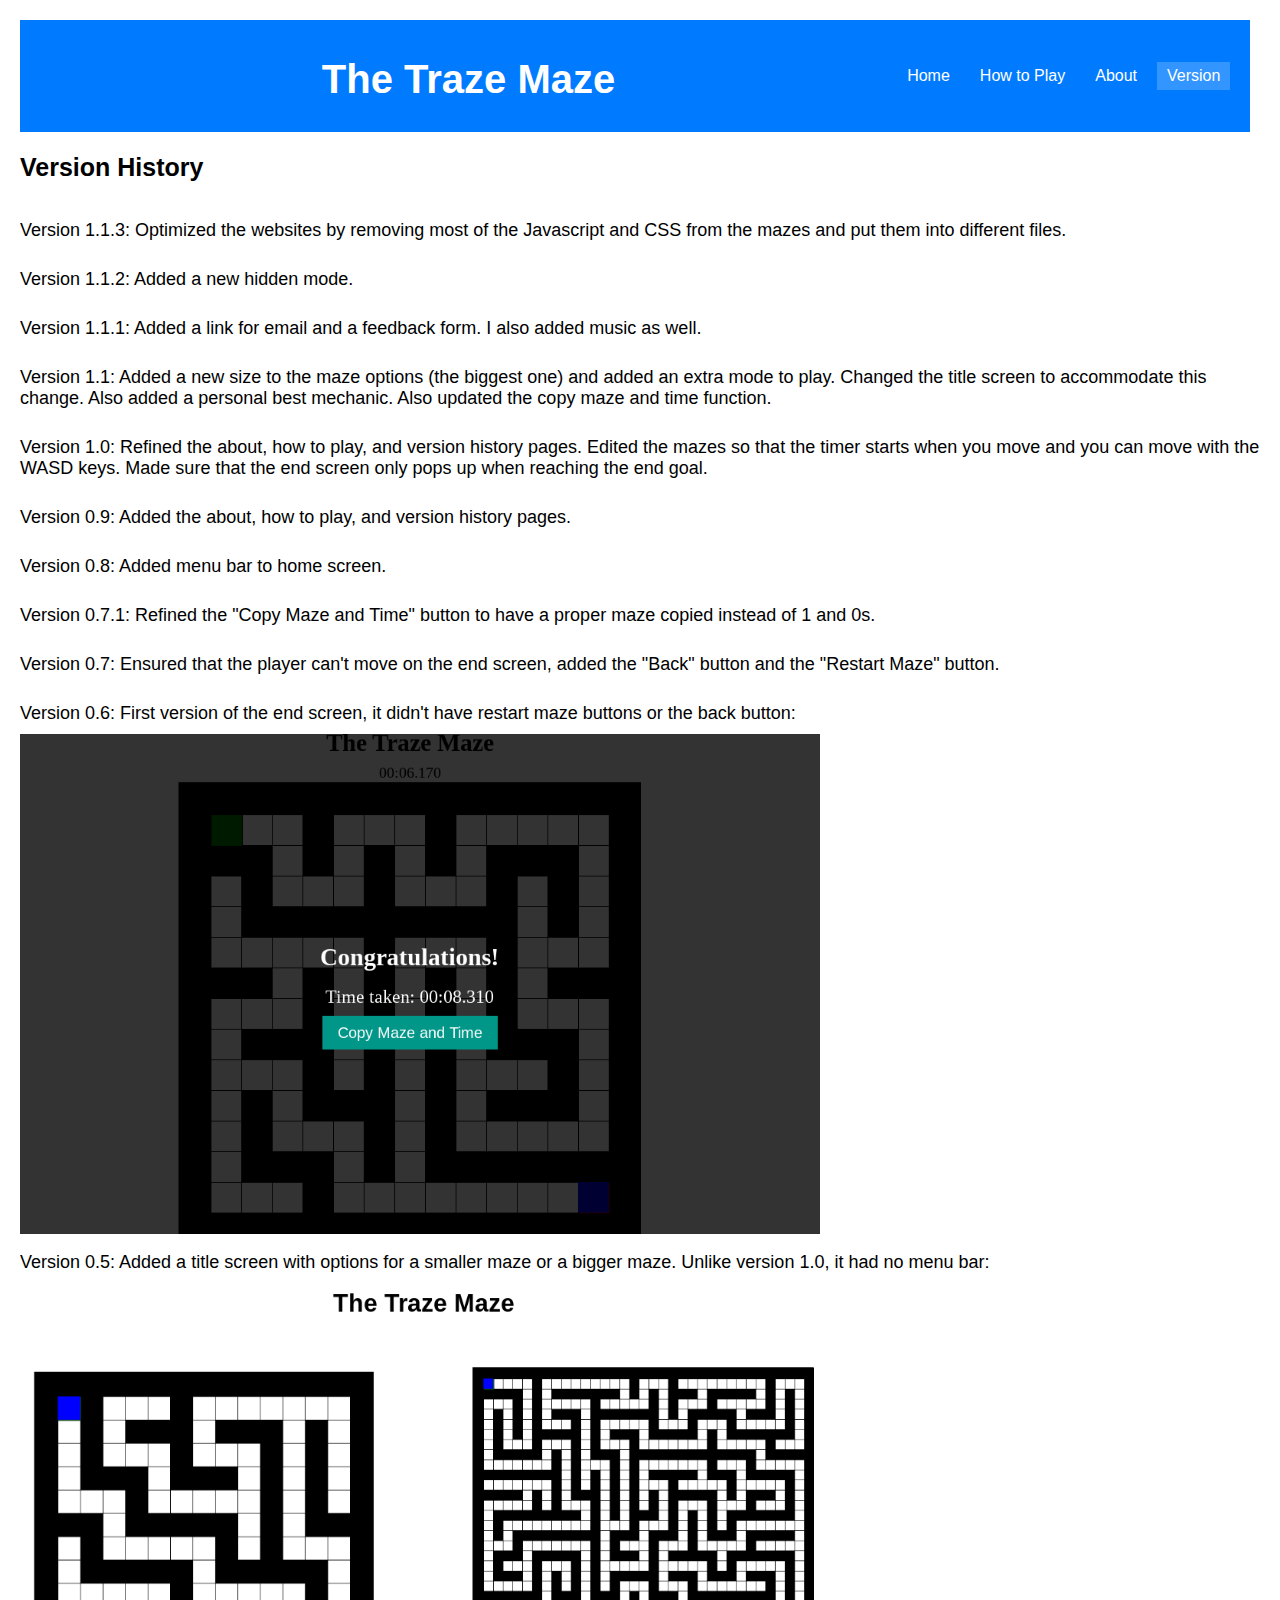
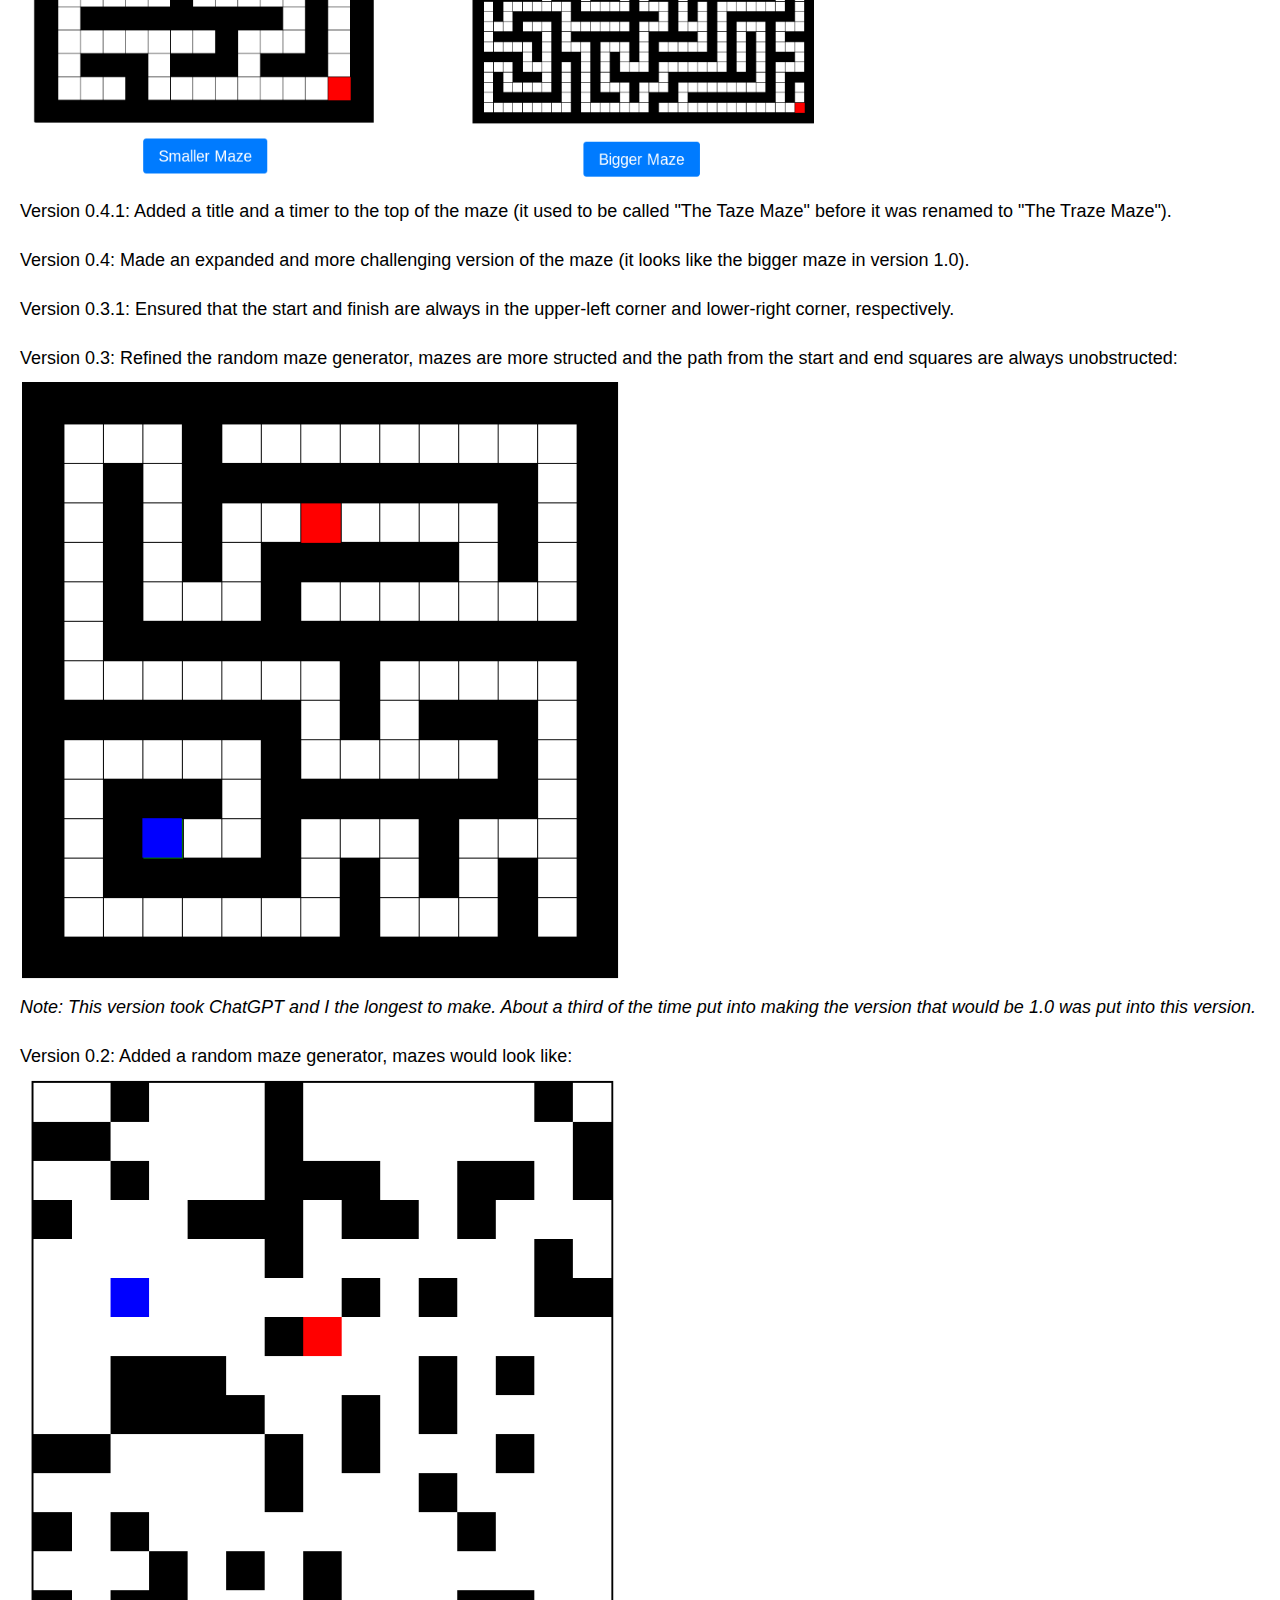
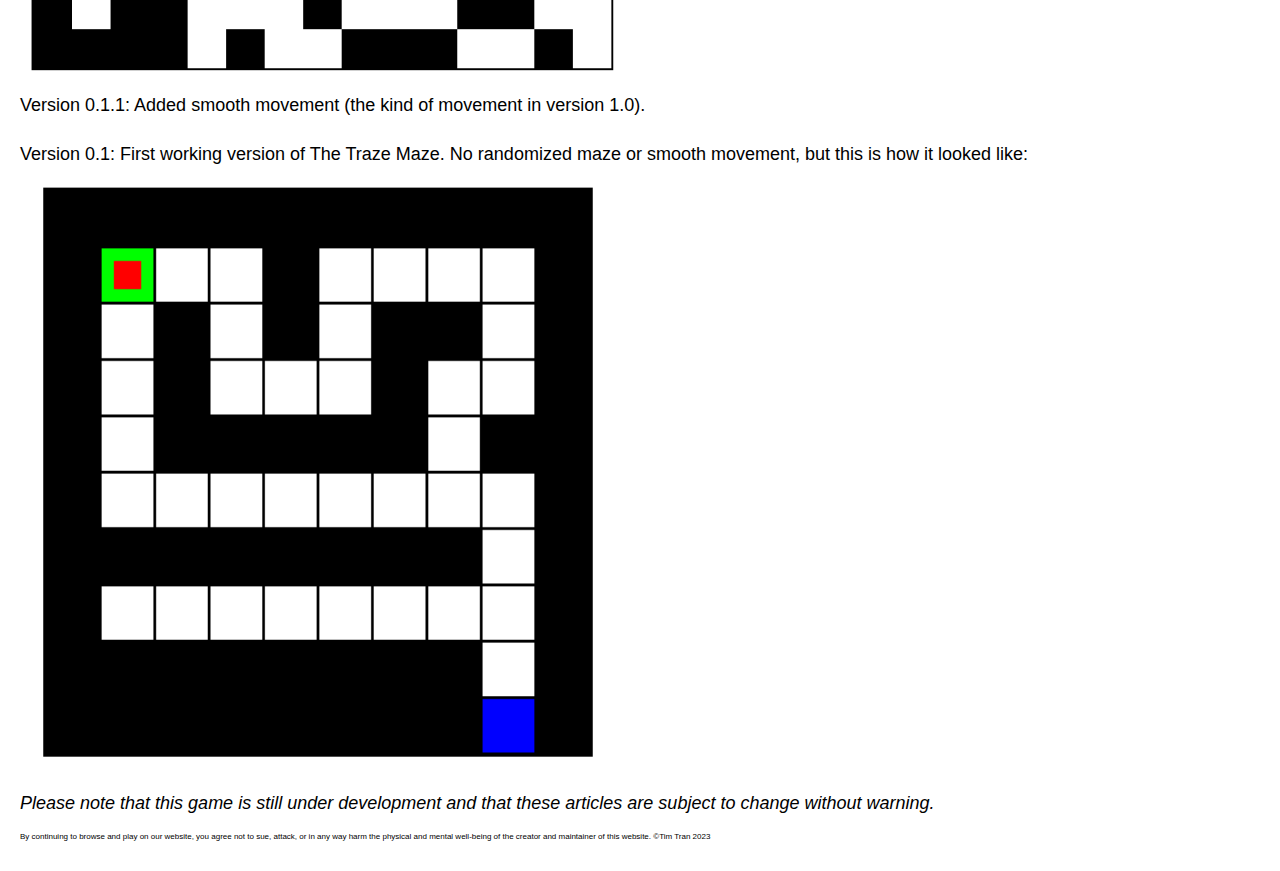
<file: version.html>
<!DOCTYPE html>
<html>
<head>
  <title>The Traze Maze</title>
  <style>
  audio {
      display: none;
    }
    body {
      display: flex;
      flex-direction: column;
      justify-content: flex-start; /* Align content to the top of the screen */
      min-height: 100vh; /* Change height to min-height to allow content to expand */
      font-family: Arial, sans-serif;
      margin: 0; /* Remove default margin to eliminate space at the top */
      padding: 20px; /* Add padding to the body */
    }

    h1 {
      font-size: 40px;
      margin-bottom: 20px;
      text-align: center;
    }
    
    h2 {
      font-size: 25px;
      margin-bottom: 20px;
    }
    
    p {
      font-size: 18px;
      margin-bottom: 10px;
    }
    
    .left {
      text-align: left !important;
    }
    
    .small-left {
      text-align: left !important;
      font-size: 8px;
    }

    .menu {
      display: flex;
      justify-content: center; /* Align the menu items to the center horizontally */
      align-items: center;
      width: 96%;
      padding: 10px 20px;
      background-color: #007bff;
      color: #fff;
    }

    .menu-button {
      padding: 5px 10px;
      font-size: 16px;
      background-color: transparent;
      color: #fff;
      border: none;
      cursor: pointer;
    }

    .menu-button:hover {
      background-color: rgba(255, 255, 255, 0.2);
    }
    
    .selected-menu-button {
      padding: 5px 10px;
      font-size: 16px;
      background-color: rgba(255, 255, 255, 0.2);
      color: #fff;
      border: none;
      cursor: pointer;
    }

    .button-container {
      display: flex;
      justify-content: center; /* Center the button-image pairs */
      gap: 40px;
      margin-top: 20px;
      margin-bottom: 40px; /* Increase margin between button-image pairs */
    }

    .button-pair {
      display: flex;
      flex-direction: column;
      align-items: center;
      justify-content: center;
      margin-left: 40px; /* Increase left margin for the right button-image pair */
      margin-right: 40px; /* Increase right margin for the left button-image pair */
    }

    .button {
      padding: 10px 20px;
      font-size: 20px;
      background-color: #007bff;
      color: #fff;
      border: none;
      border-radius: 4px;
      cursor: pointer;
    }

    .button:hover {
      background-color: #0056b3;
    }

    .image-container {
      display: flex;
      flex-direction: column;
      align-items: center;
      justify-content: center;
      margin-bottom: 20px; /* Increase margin between button-image pairs */
    }

    .button-img {
      width: 450px;
      height: auto;
      object-fit: cover;
      border-radius: 4px;
      margin-bottom: 0px;
    }

    .button-label {
      text-align: center;
    }

    /* Add CSS for right-aligning the buttons */
    .menu-buttons-container {
      display: flex;
      gap: 10px;
      justify-content: flex-end;
    }
    
    /* Add CSS to center-align the title */
    .menu-title {
      text-align: center;
      flex-grow: 1;
    }
  </style>
</head>
<body>
  <div class="menu">
    <h1 class="menu-title">The Traze Maze</h1>
    <div class="menu-buttons-container">
      <button class="menu-button" onclick="window.location.href = 'index.html'">Home</button>
      <button class="menu-button" onclick="window.location.href = 'howtoplay.html'">How to Play</button>
      <button class="menu-button" onclick="window.location.href = 'about.html'">About</button>
      <button class="selected-menu-button">Version</button>
    </div>
  </div>

  <h2 class = "left">Version History</h2>
  <p class = "left">Version 1.1.3: Optimized the websites by removing most of the Javascript and CSS from the mazes and put them into different files.</p>
  <p class = "left">Version 1.1.2: Added a new hidden mode.</p>
  <p class = "left">Version 1.1.1: Added a link for email and a feedback form. I also added music as well.</p>
  <p class = "left">Version 1.1: Added a new size to the maze options (the biggest one) and added an extra mode to play. Changed the title screen to accommodate this change. Also added a personal best mechanic. Also updated the copy maze and time function.</p>
  <p class = "left">Version 1.0: Refined the about, how to play, and version history pages. Edited the mazes so that the timer starts when you move and you can move with the WASD keys. Made sure that the end screen only pops up when reaching the end goal.</p>
  <p class = "left">Version 0.9: Added the about, how to play, and version history pages.</p>
  <p class = "left">Version 0.8: Added menu bar to home screen.</p>
  <p class = "left">Version 0.7.1: Refined the "Copy Maze and Time" button to have a proper maze copied instead of 1 and 0s.</p>
  <p class = "left">Version 0.7: Ensured that the player can't move on the end screen, added the "Back" button and the "Restart Maze" button.</p>
  <p class = "left">Version 0.6: First version of the end screen, it didn't have restart maze buttons or the back button: </p>
  <img src = "version0.6.png" width = "800px" height = "500px" />
  <p class = "left">Version 0.5: Added a title screen with options for a smaller maze or a bigger maze. Unlike version 1.0, it had no menu bar: </p>
  <img src = "version0.5.png" width = "800px" height = "500px" />
  <p class = "left">Version 0.4.1: Added a title and a timer to the top of the maze (it used to be called "The Taze Maze" before it was renamed to "The Traze Maze").</p>
  <p class = "left">Version 0.4: Made an expanded and more challenging version of the maze (it looks like the bigger maze in version 1.0).</p>
  <p class = "left">Version 0.3.1: Ensured that the start and finish are always in the upper-left corner and lower-right corner, respectively.</p>
  <p class = "left">Version 0.3: Refined the random maze generator, mazes are more structed and the path from the start and end squares are always unobstructed: </p>
  <img src = "version0.3.png" width = "600px" height = "600px" />
  <p class = "left"><i>Note: This version took ChatGPT and I the longest to make. About a third of the time put into making the version that would be 1.0 was put into this version.</i></p>
  <p class = "left">Version 0.2: Added a random maze generator, mazes would look like: </p>
  <img src = "version0.2.png" width = "600px" height = "600px" />
  <p class = "left">Version 0.1.1: Added smooth movement (the kind of movement in version 1.0).</p>
  <p class = "left"> Version 0.1: First working version of The Traze Maze. No randomized maze or smooth movement, but this is how it looked like: </p>
  <img src = "version0.1.png" width = "600px" height = "600px" />
  
  <p class = "left"><i>Please note that this game is still under development and that these articles are subject to change without warning.</i></p>
  <p class = "small-left">By continuing to browse and play on our website, you agree not to sue, attack, or in any way harm the physical and mental well-being of the creator and maintainer of this website. ©Tim Tran 2023</p>
  
</body>
</html>
</file>
<file: mazestyle.css>
audio {
      display: none;
    }

    .wall {
      background-color: #1E3A5F; /* Dark blue walls to match logo */
      border: none; /* Remove borders */
    }

    .path {
      background-color: #B8E6FF; /* Light blue paths */
      border: none; /* Remove borders */
    }
    
    .black {
      background-color: #1E3A5F; /* Dark blue instead of black */
      border: none; /* Remove borders */
    }

    .start {
      background-color: #32CD32; /* Bright green for start */
      border: 2px solid transparent; /* Transparent border to create inset effect */
      border-radius: 2px;
      box-sizing: border-box;
    }

    .end {
      background-color: #FF4500; /* Orange-red for end to match logo theme */
      border: 2px solid transparent; /* Transparent border to create inset effect */
      border-radius: 2px;
      box-sizing: border-box;
    }
    
    .small-left {
      text-align: left !important;
      font-size: 8px;
    }

    .title {
      text-align: center;
      font-size: 32px;
      margin-bottom: 10px;
    }
    
    #title {
      font-size: 32px;
      font-weight: bold;
      margin-top: 10px;
    }

    .timer {
      text-align: center;
      font-size: 20px;
    }
    
    #timer {
      font-size: 20px;
      margin-top: 10px;
    }

    #end-screen {
      position: fixed;
      top: 0;
      left: 0;
      width: 100%;
      height: 100%;
      background-color: rgba(43, 134, 197, 0.95); /* Blue overlay to match logo */
      display: flex;
      flex-direction: column;
      justify-content: center;
      align-items: center;
      z-index: 5000; /* High z-index to cover all game elements including player sprite */
    }

    #end-screen.hidden {
      display: none;
    }

    #end-screen h2 {
      font-size: 32px;
      color: #FF8C00; /* Orange text to match logo */
      margin-bottom: 20px;
      text-shadow: 2px 2px 4px rgba(30, 58, 95, 0.7);
    }

    #end-time-taken {
      font-size: 24px;
      color: white;
      margin-bottom: 10px;
      text-shadow: 1px 1px 2px rgba(30, 58, 95, 0.7);
    }
    
    #best-time {
      font-size: 24px;
      color: white;
      margin-bottom: 10px;
      text-shadow: 1px 1px 2px rgba(30, 58, 95, 0.7);
    }
    
    #personal-best {
      font-size: 24px;
      color: white;
      margin-bottom: 10px;
      text-shadow: 1px 1px 2px rgba(30, 58, 95, 0.7);
    }
    
    #new-personal-best {
      font-size: 24px;
      color: #FF8C00; /* Orange for new personal best */
      margin-bottom: 10px;
      text-shadow: 1px 1px 2px rgba(30, 58, 95, 0.7);
      font-weight: bold;
    }

    #copy-button {
      padding: 10px 20px;
      font-size: 20px;
      background-color: #FF8C00; /* Orange buttons to match logo */
      color: #1E3A5F; /* Dark blue text */
      border: 2px solid #1E3A5F;
      cursor: pointer;
      border-radius: 6px;
      font-weight: bold;
      transition: all 0.3s ease;
    }
    
    #copy-button:hover {
      background-color: #FFA500;
      transform: translateY(-2px);
    }
    
    #restart-button {
      padding: 10px 20px;
      font-size: 20px;
      background-color: #FF8C00; /* Orange buttons to match logo */
      color: #1E3A5F; /* Dark blue text */
      border: 2px solid #1E3A5F;
      cursor: pointer;
      margin-top: 10px;
      border-radius: 6px;
      font-weight: bold;
      transition: all 0.3s ease;
    }
    
    #restart-button:hover {
      background-color: #FFA500;
      transform: translateY(-2px);
    }

    #back-button {
      position: absolute;
      top: 10px;
      left: 10px;
      padding: 10px;
      font-size: 16px;
      background-color: #FF8C00; /* Orange button to match logo */
      color: #1E3A5F; /* Dark blue text */
      border: 2px solid #1E3A5F;
      cursor: pointer;
      display: none;
      border-radius: 6px;
      font-weight: bold;
      transition: all 0.3s ease;
    }
    
    #back-button:hover {
      background-color: #FFA500;
      transform: translateY(-2px);
    }
</file>
